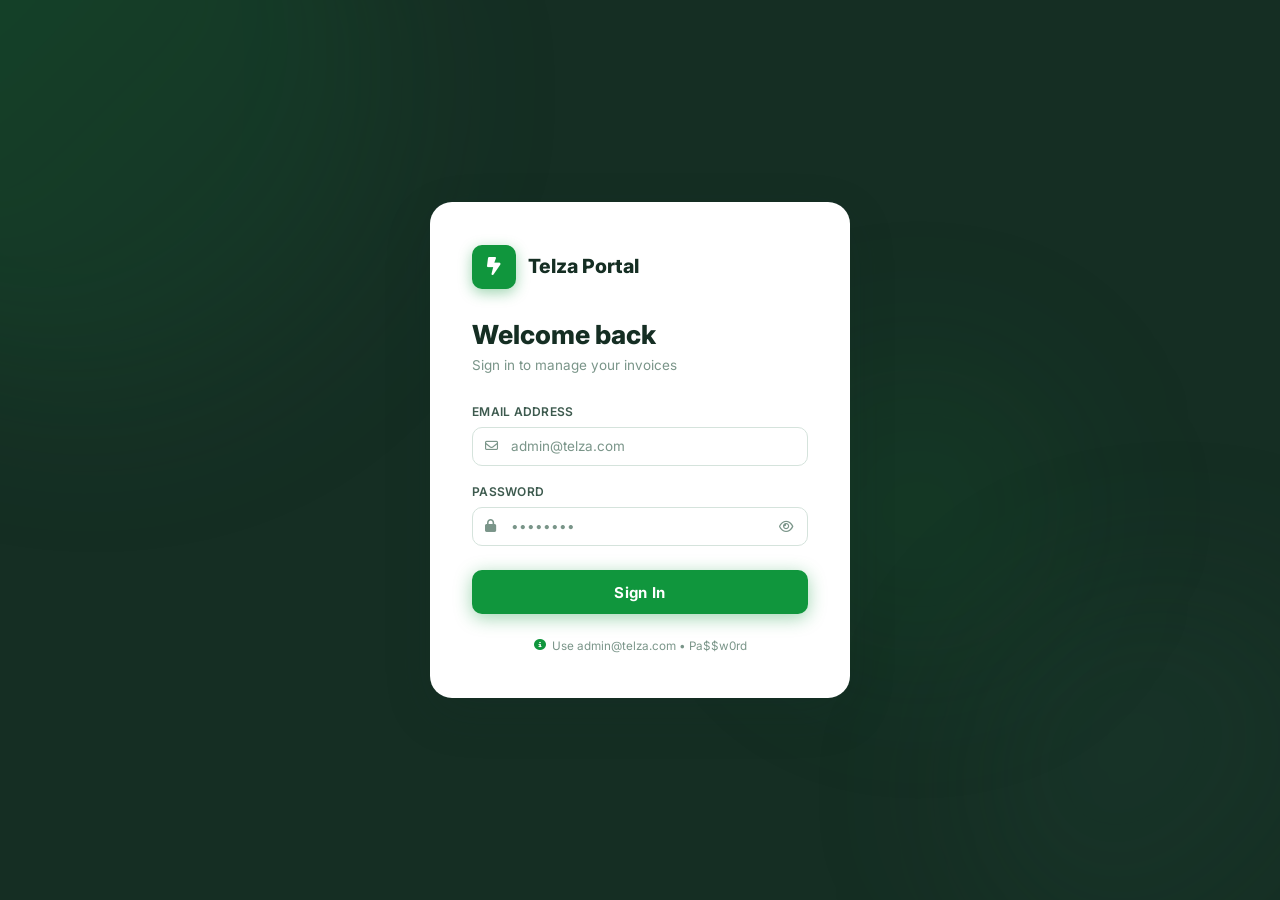
<file: frontend/index.html>
<!DOCTYPE html>
<html lang="en">

<head>
    <meta charset="UTF-8">
    <meta name="viewport" content="width=device-width, initial-scale=1.0">
    <meta name="description" content="Telza Invoice Portal – Modern Invoice Management System">
    <title>Telza Portal | Invoice Management</title>
    <link rel="preconnect" href="https://fonts.googleapis.com">
    <link rel="preconnect" href="https://fonts.gstatic.com" crossorigin>
    <link href="https://fonts.googleapis.com/css2?family=Inter:wght@300;400;500;600;700;800&display=swap"
        rel="stylesheet">
    <link rel="stylesheet" href="https://cdnjs.cloudflare.com/ajax/libs/font-awesome/6.5.0/css/all.min.css">
    <link rel="stylesheet" href="css/style.css">
</head>

<body>

    <!-- ══════════════════════════════════════════
     AUTH PAGE
══════════════════════════════════════════ -->
    <div id="auth-screen" class="auth-screen">
        <div class="auth-bg-art">
            <div class="art-circle c1"></div>
            <div class="art-circle c2"></div>
            <div class="art-circle c3"></div>
        </div>
        <div class="auth-card">
            <div class="auth-brand">
                <div class="auth-logo-icon">
                    <i class="fa-solid fa-bolt-lightning"></i>
                </div>
                <h2>Telza Portal</h2>
            </div>
            <div class="auth-header">
                <h1>Welcome back</h1>
                <p>Sign in to manage your invoices</p>
            </div>

            <div id="auth-alert" class="auth-alert hidden">
                <i class="fa-solid fa-triangle-exclamation"></i>
                <span id="auth-alert-text">Invalid email or password</span>
            </div>

            <form id="login-form" class="auth-form" autocomplete="off">
                <div class="field-group">
                    <label for="login-email" class="field-label">Email Address</label>
                    <div class="field-wrap">
                        <i class="fa-regular fa-envelope field-icon"></i>
                        <input type="email" id="login-email" class="field-input" placeholder="admin@telza.com" required
                            autocomplete="username">
                    </div>
                </div>
                <div class="field-group">
                    <label for="login-password" class="field-label">Password</label>
                    <div class="field-wrap">
                        <i class="fa-solid fa-lock field-icon"></i>
                        <input type="password" id="login-password" class="field-input" placeholder="••••••••" required
                            autocomplete="current-password">
                        <button type="button" class="field-eye" id="toggle-password" tabindex="-1">
                            <i class="fa-regular fa-eye"></i>
                        </button>
                    </div>
                </div>
                <button type="submit" class="btn-auth" id="btn-login">
                    <span class="btn-label">Sign In</span>
                    <i class="fa-solid fa-spinner fa-spin btn-spinner hidden"></i>
                </button>
            </form>

            <p class="auth-hint"><i class="fa-solid fa-circle-info"></i> Use admin@telza.com • Pa$$w0rd</p>
        </div>
    </div>

    <!-- ══════════════════════════════════════════
     MAIN APP SHELL
══════════════════════════════════════════ -->
    <div id="app-shell" class="app-shell hidden">

        <!-- SIDEBAR -->
        <aside class="sidebar" id="sidebar">
            <div class="sidebar-brand">
                <div class="brand-icon"><i class="fa-solid fa-bolt-lightning"></i></div>
                <span class="brand-name">Telza</span>
                <button class="sidebar-close-btn" id="sidebar-close"><i class="fa-solid fa-xmark"></i></button>
            </div>

            <div class="sidebar-section-label">Overview</div>
            <nav class="sidebar-nav">
                <a href="#" class="nav-item active" data-page="dashboard">
                    <span class="nav-icon"><i class="fa-solid fa-chart-pie"></i></span>
                    <span class="nav-text">Dashboard</span>
                    <span class="nav-indicator"></span>
                </a>
            </nav>

            <div class="sidebar-section-label">Manage</div>
            <nav class="sidebar-nav">
                <a href="#" class="nav-item" data-page="customers">
                    <span class="nav-icon"><i class="fa-solid fa-users"></i></span>
                    <span class="nav-text">Customers</span>
                </a>
                <a href="#" class="nav-item" data-page="kyc-applications">
                    <span class="nav-icon"><i class="fa-solid fa-id-card-clip"></i></span>
                    <span class="nav-text">KYC Applications</span>
                    <span class="nav-badge" id="badge-kyc">0</span>
                </a>
                <a href="#" class="nav-item" data-page="invoices">
                    <span class="nav-icon"><i class="fa-solid fa-file-invoice-dollar"></i></span>
                    <span class="nav-text">Invoices</span>
                    <span class="nav-badge" id="badge-invoices">0</span>
                </a>
            </nav>

            <div class="sidebar-section-label">Actions</div>
            <nav class="sidebar-nav">
                <a href="#" class="nav-item" data-page="create-invoice">
                    <span class="nav-icon"><i class="fa-solid fa-plus-circle"></i></span>
                    <span class="nav-text">Create Invoice</span>
                </a>
            </nav>

            <div class="sidebar-footer">
                <div class="sidebar-user">
                    <div class="su-avatar" id="sb-avatar">A</div>
                    <div class="su-info">
                        <span class="su-name" id="sb-username">Admin</span>
                        <span class="su-role">Administrator</span>
                    </div>
                    <button class="su-logout" id="btn-logout" title="Sign Out">
                        <i class="fa-solid fa-arrow-right-from-bracket"></i>
                    </button>
                </div>
            </div>
        </aside>

        <!-- OVERLAY for mobile -->
        <div class="sidebar-overlay" id="sidebar-overlay"></div>

        <!-- MAIN AREA -->
        <div class="main-area">
            <!-- TOP BAR -->
            <header class="topbar">
                <div class="topbar-left">
                    <button class="topbar-hamburger" id="sidebar-open">
                        <i class="fa-solid fa-bars"></i>
                    </button>
                    <div class="topbar-breadcrumb">
                        <span id="page-heading">Dashboard</span>
                    </div>
                </div>
                <div class="topbar-right">
                    <div class="topbar-search">
                        <i class="fa-solid fa-magnifying-glass"></i>
                        <input type="text" placeholder="Quick search…" id="global-search">
                    </div>
                    <div class="topbar-avatar" id="tb-avatar">A</div>
                </div>
            </header>

            <!-- PAGE CONTAINER -->
            <main class="page-body">
                <!-- TOAST CONTAINER -->
                <div id="toast-stack" class="toast-stack"></div>

                <!-- ─── DASHBOARD ─── -->
                <section id="page-dashboard" class="page-section active">
                    <div class="page-title-row">
                        <div>
                            <h1 class="page-title">Dashboard</h1>
                            <p class="page-subtitle" id="greeting-msg">Good morning, Admin!</p>
                        </div>
                        <button class="btn btn-primary" onclick="app.navigate('create-invoice')">
                            <i class="fa-solid fa-plus"></i> New Invoice
                        </button>
                    </div>

                    <!-- KPI CARDS -->
                    <div class="kpi-grid">
                        <div class="kpi-card">
                            <div class="kpi-icon kpi-green"><i class="fa-solid fa-users"></i></div>
                            <div class="kpi-body">
                                <span class="kpi-label">Total Customers</span>
                                <span class="kpi-value" id="kpi-customers">—</span>
                            </div>
                            <div class="kpi-trend up"><i class="fa-solid fa-arrow-trend-up"></i></div>
                        </div>
                        <div class="kpi-card">
                            <div class="kpi-icon kpi-purple"><i class="fa-solid fa-id-card-clip"></i></div>
                            <div class="kpi-body">
                                <span class="kpi-label">KYC Applications</span>
                                <span class="kpi-value" id="kpi-kyc">—</span>
                            </div>
                            <div class="kpi-trend up"><i class="fa-solid fa-arrow-trend-up"></i></div>
                        </div>
                        <div class="kpi-card">
                            <div class="kpi-icon kpi-emerald"><i class="fa-solid fa-file-invoice-dollar"></i></div>
                            <div class="kpi-body">
                                <span class="kpi-label">Total Invoices</span>
                                <span class="kpi-value" id="kpi-invoices">—</span>
                            </div>
                            <div class="kpi-trend up"><i class="fa-solid fa-arrow-trend-up"></i></div>
                        </div>
                        <div class="kpi-card">
                            <div class="kpi-icon kpi-teal"><i class="fa-solid fa-dollar-sign"></i></div>
                            <div class="kpi-body">
                                <span class="kpi-label">Total Revenue</span>
                                <span class="kpi-value" id="kpi-revenue">—</span>
                            </div>
                            <div class="kpi-trend up"><i class="fa-solid fa-arrow-trend-up"></i></div>
                        </div>
                        <div class="kpi-card">
                            <div class="kpi-icon kpi-amber"><i class="fa-solid fa-hourglass-half"></i></div>
                            <div class="kpi-body">
                                <span class="kpi-label">Pending</span>
                                <span class="kpi-value" id="kpi-pending">—</span>
                            </div>
                            <div class="kpi-trend neutral"><i class="fa-solid fa-minus"></i></div>
                        </div>
                    </div>

                    <!-- RECENT TABLE -->
                    <div class="panel mt-6">
                        <div class="panel-head">
                            <h3>Recent Invoices</h3>
                            <button class="btn btn-ghost" onclick="app.navigate('invoices')">View all <i
                                    class="fa-solid fa-arrow-right"></i></button>
                        </div>
                        <div class="table-wrap">
                            <table class="data-table" id="dash-inv-table">
                                <thead>
                                    <tr>
                                        <th>Invoice #</th>
                                        <th>Customer</th>
                                        <th>Date</th>
                                        <th>Total</th>
                                        <th>Status</th>
                                        <th></th>
                                    </tr>
                                </thead>
                                <tbody id="dash-inv-body">
                                    <tr>
                                        <td colspan="6" class="empty-row">
                                            <div class="empty-state"><i class="fa-solid fa-circle-notch fa-spin"></i>
                                                Loading…</div>
                                        </td>
                                    </tr>
                                </tbody>
                            </table>
                        </div>
                    </div>
                </section>

                <!-- ─── CUSTOMERS ─── -->
                <section id="page-customers" class="page-section">
                    <div class="page-title-row">
                        <div>
                            <h1 class="page-title">Customers</h1>
                            <p class="page-subtitle">Manage your client directory</p>
                        </div>
                        <button class="btn btn-primary" onclick="app.openModal('modal-add-customer')">
                            <i class="fa-solid fa-plus"></i> Add Customer
                        </button>
                    </div>

                    <div class="panel">
                        <div class="panel-toolbar">
                            <div class="search-field">
                                <i class="fa-solid fa-magnifying-glass"></i>
                                <input type="text" id="search-customers" placeholder="Search by name, email…">
                            </div>
                        </div>
                        <div class="table-wrap">
                            <table class="data-table">
                                <thead>
                                    <tr>
                                        <th>Name</th>
                                        <th>Company</th>
                                        <th>Email</th>
                                        <th>Phone</th>
                                        <th>Address</th>
                                        <th></th>
                                    </tr>
                                </thead>
                                <tbody id="customers-body">
                                    <tr>
                                        <td colspan="6" class="empty-row">
                                            <div class="empty-state"><i class="fa-solid fa-circle-notch fa-spin"></i>
                                                Loading…</div>
                                        </td>
                                    </tr>
                                </tbody>
                            </table>
                        </div>
                    </div>
                </section>

                <!-- ─── KYC APPLICATIONS ─── -->
                <section id="page-kyc-applications" class="page-section">
                    <div class="page-title-row">
                        <div>
                            <h1 class="page-title">KYC Applications</h1>
                            <p class="page-subtitle">Review submitted onboarding applications</p>
                        </div>
                    </div>

                    <div class="panel">
                        <div class="panel-toolbar">
                            <div class="search-field">
                                <i class="fa-solid fa-magnifying-glass"></i>
                                <input type="text" id="search-kyc"
                                    placeholder="Search company, contact, email, FEIN, phone, user ID…">
                            </div>
                            <div class="filter-pills">
                                <button class="pill active" data-kycfilter="all">All</button>
                                <button class="pill" data-kycfilter="Pending">Pending</button>
                                <button class="pill" data-kycfilter="Under Review">Under Review</button>
                                <button class="pill" data-kycfilter="Approved">Approved</button>
                                <button class="pill" data-kycfilter="Rejected">Rejected</button>
                            </div>
                        </div>
                        <div class="table-wrap">
                            <table class="data-table">
                                <thead>
                                    <tr>
                                        <th>Company</th>
                                        <th>Contact</th>
                                        <th>Phone</th>
                                        <th>Email</th>
                                        <th>Country</th>
                                        <th>Business Line</th>
                                        <th>Submitted</th>
                                        <th>Status</th>
                                        <th></th>
                                    </tr>
                                </thead>
                                <tbody id="kyc-body">
                                    <tr>
                                        <td colspan="9" class="empty-row">
                                            <div class="empty-state"><i class="fa-solid fa-circle-notch fa-spin"></i>
                                                Loading…</div>
                                        </td>
                                    </tr>
                                </tbody>
                            </table>
                        </div>
                    </div>
                </section>

                <!-- ─── INVOICES ─── -->
                <section id="page-invoices" class="page-section">
                    <div class="page-title-row">
                        <div>
                            <h1 class="page-title">Invoices</h1>
                            <p class="page-subtitle">Track and manage all invoices</p>
                        </div>
                        <button class="btn btn-primary" onclick="app.navigate('create-invoice')">
                            <i class="fa-solid fa-plus"></i> New Invoice
                        </button>
                    </div>

                    <div class="panel">
                        <div class="panel-toolbar">
                            <div class="search-field">
                                <i class="fa-solid fa-magnifying-glass"></i>
                                <input type="text" id="search-invoices" placeholder="Search invoices…">
                            </div>
                            <div class="filter-pills">
                                <button class="pill active" data-filter="all">All</button>
                                <button class="pill" data-filter="draft">Draft</button>
                                <button class="pill" data-filter="pending">Pending</button>
                                <button class="pill" data-filter="paid">Paid</button>
                            </div>
                        </div>
                        <div class="table-wrap">
                            <table class="data-table">
                                <thead>
                                    <tr>
                                        <th>Invoice #</th>
                                        <th>Customer</th>
                                        <th>Date</th>
                                        <th>Subtotal</th>
                                        <th>Tax</th>
                                        <th>Total</th>
                                        <th>Status</th>
                                        <th></th>
                                    </tr>
                                </thead>
                                <tbody id="invoices-body">
                                    <tr>
                                        <td colspan="8" class="empty-row">
                                            <div class="empty-state"><i class="fa-solid fa-circle-notch fa-spin"></i>
                                                Loading…</div>
                                        </td>
                                    </tr>
                                </tbody>
                            </table>
                        </div>
                    </div>
                </section>

                <!-- ─── CREATE INVOICE ─── -->
                <section id="page-create-invoice" class="page-section">
                    <div class="page-title-row">
                        <div>
                            <h1 class="page-title">Create Invoice</h1>
                            <p class="page-subtitle">Fill in the details to generate a new invoice</p>
                        </div>
                    </div>

                    <form id="create-invoice-form">
                        <div class="inv-layout">

                            <!-- LEFT COLUMN -->
                            <div class="inv-main">
                                <!-- Client & Date -->
                                <div class="panel inv-panel">
                                    <div class="panel-head">
                                        <h3><i class="fa-solid fa-user-tie"></i> Client & Date</h3>
                                    </div>
                                    <div class="panel-body">
                                        <div class="form-row-2">
                                            <div class="field-group">
                                                <label class="field-label">Select Customer <span
                                                        class="req">*</span></label>
                                                <div class="select-wrap">
                                                    <select id="inv-customer" class="field-input field-select" required>
                                                        <option value="">— Choose a customer —</option>
                                                    </select>
                                                    <i class="fa-solid fa-chevron-down select-arrow"></i>
                                                </div>
                                            </div>
                                            <div class="field-group">
                                                <label class="field-label">Invoice Date <span
                                                        class="req">*</span></label>
                                                <div class="field-wrap">
                                                    <i class="fa-regular fa-calendar field-icon"></i>
                                                    <input type="date" id="inv-date" class="field-input" required>
                                                </div>
                                            </div>
                                        </div>

                                        <!-- Customer Info Card (auto-filled) -->
                                        <div id="customer-info-card" class="customer-info-card hidden">
                                            <div class="cic-header">
                                                <div class="cic-avatar" id="cic-avatar">?</div>
                                                <div class="cic-meta">
                                                    <div class="cic-name" id="cic-name">—</div>
                                                    <div class="cic-company" id="cic-company">—</div>
                                                </div>
                                            </div>
                                            <div class="cic-details">
                                                <div class="cic-row">
                                                    <i class="fa-regular fa-envelope"></i>
                                                    <span id="cic-email">—</span>
                                                </div>
                                                <div class="cic-row">
                                                    <i class="fa-solid fa-phone"></i>
                                                    <span id="cic-phone">—</span>
                                                </div>
                                                <div class="cic-row">
                                                    <i class="fa-solid fa-location-dot"></i>
                                                    <span id="cic-address">—</span>
                                                </div>
                                            </div>
                                        </div>
                                    </div>
                                </div>

                                <!-- Line Items -->
                                <div class="panel inv-panel">
                                    <div class="panel-head">
                                        <h3><i class="fa-solid fa-list-check"></i> Line Items</h3>
                                        <button type="button" class="btn btn-ghost-green" id="btn-add-item">
                                            <i class="fa-solid fa-plus"></i> Add Item
                                        </button>
                                    </div>
                                    <div class="panel-body p-0">
                                        <div class="items-table-wrap">
                                            <table class="items-table">
                                                <thead>
                                                    <tr>
                                                        <th class="col-desc">Description</th>
                                                        <th class="col-qty">Qty</th>
                                                        <th class="col-price">Unit Price</th>
                                                        <th class="col-total">Total</th>
                                                        <th class="col-del"></th>
                                                    </tr>
                                                </thead>
                                                <tbody id="line-items-body"></tbody>
                                            </table>
                                        </div>
                                        <div class="items-empty hidden" id="items-empty">
                                            <i class="fa-solid fa-box-open"></i>
                                            <span>No items added yet. Click <strong>Add Item</strong> to start.</span>
                                        </div>
                                    </div>
                                </div>
                            </div>

                            <!-- RIGHT COLUMN -->
                            <div class="inv-sidebar">
                                <!-- Summary -->
                                <div class="panel inv-panel inv-summary-panel">
                                    <div class="panel-head">
                                        <h3><i class="fa-solid fa-calculator"></i> Summary</h3>
                                    </div>
                                    <div class="panel-body">
                                        <div class="summary-row">
                                            <span>Subtotal</span>
                                            <span id="sum-subtotal">$0.00</span>
                                        </div>
                                        <div class="summary-row">
                                            <label class="summary-label" for="inv-tax-rate">Tax Rate (%)</label>
                                            <div class="summary-input-wrap">
                                                <input type="number" id="inv-tax-rate" class="summary-input" value="0"
                                                    min="0" max="100" step="0.5" placeholder="0">
                                                <span class="summary-input-suffix">%</span>
                                            </div>
                                        </div>
                                        <div class="summary-row">
                                            <span>Tax Amount</span>
                                            <span id="sum-tax">$0.00</span>
                                        </div>
                                        <div class="summary-divider"></div>
                                        <div class="summary-row summary-total">
                                            <span>Total</span>
                                            <span id="sum-total">$0.00</span>
                                        </div>
                                    </div>
                                </div>

                                <!-- Status -->
                                <div class="panel inv-panel">
                                    <div class="panel-head">
                                        <h3><i class="fa-solid fa-tag"></i> Status</h3>
                                    </div>
                                    <div class="panel-body">
                                        <div class="select-wrap">
                                            <select id="inv-status" class="field-input field-select">
                                                <option value="Draft">Draft</option>
                                                <option value="Pending">Pending</option>
                                                <option value="Paid">Paid</option>
                                            </select>
                                            <i class="fa-solid fa-chevron-down select-arrow"></i>
                                        </div>
                                    </div>
                                </div>

                                <!-- Billing Info (auto-filled from customer) -->
                                <div class="panel inv-panel" id="billing-info-panel">
                                    <div class="panel-head">
                                        <h3><i class="fa-solid fa-building-columns"></i> Billing Info</h3>
                                    </div>
                                    <div class="panel-body">
                                        <div class="field-group">
                                            <label class="field-label">Payment Method</label>
                                            <div class="field-wrap">
                                                <i class="fa-solid fa-credit-card field-icon"></i>
                                                <input type="text" id="inv-payment-method" class="field-input"
                                                    placeholder="e.g. Bank Transfer">
                                            </div>
                                        </div>
                                        <div class="field-group">
                                            <label class="field-label">Bank Name</label>
                                            <div class="field-wrap">
                                                <i class="fa-solid fa-building-columns field-icon"></i>
                                                <input type="text" id="inv-bank-name" class="field-input"
                                                    placeholder="e.g. Chase Bank">
                                            </div>
                                        </div>
                                        <div class="field-group">
                                            <label class="field-label">Bank Address</label>
                                            <div class="field-wrap">
                                                <i class="fa-solid fa-location-dot field-icon"></i>
                                                <input type="text" id="inv-bank-address" class="field-input"
                                                    placeholder="Bank branch / address">
                                            </div>
                                        </div>
                                        <div class="field-group">
                                            <label class="field-label">Bank Contact Name</label>
                                            <div class="field-wrap">
                                                <i class="fa-solid fa-user field-icon"></i>
                                                <input type="text" id="inv-account-name" class="field-input"
                                                    placeholder="Contact / account holder name">
                                            </div>
                                        </div>
                                        <div class="field-group">
                                            <label class="field-label">Bank Contact Phone</label>
                                            <div class="field-wrap">
                                                <i class="fa-solid fa-phone field-icon"></i>
                                                <input type="text" id="inv-contact-phone" class="field-input"
                                                    placeholder="Contact phone">
                                            </div>
                                        </div>
                                        <div class="field-group">
                                            <label class="field-label">Bank Contact Email</label>
                                            <div class="field-wrap">
                                                <i class="fa-regular fa-envelope field-icon"></i>
                                                <input type="email" id="inv-contact-email" class="field-input"
                                                    placeholder="Contact email">
                                            </div>
                                        </div>
                                        <div class="field-group">
                                            <label class="field-label">Contact Fax</label>
                                            <div class="field-wrap">
                                                <i class="fa-solid fa-fax field-icon"></i>
                                                <input type="text" id="inv-contact-fax" class="field-input"
                                                    placeholder="Fax (optional)">
                                            </div>
                                        </div>
                                        <div class="field-group">
                                            <label class="field-label">Account Number</label>
                                            <div class="field-wrap">
                                                <i class="fa-solid fa-hashtag field-icon"></i>
                                                <input type="text" id="inv-account-number" class="field-input"
                                                    placeholder="Account number">
                                            </div>
                                        </div>
                                        <div class="field-group">
                                            <label class="field-label">Notes</label>
                                            <textarea id="inv-notes" class="field-input field-textarea" rows="2"
                                                placeholder="Additional notes…"></textarea>
                                        </div>
                                    </div>
                                </div>

                                <!-- Actions -->
                                <div class="inv-actions">
                                    <button type="button" class="btn btn-outline w-full" id="btn-preview-invoice">
                                        <i class="fa-regular fa-eye"></i> Preview
                                    </button>
                                    <button type="submit" class="btn btn-primary w-full" id="btn-save-invoice">
                                        <i class="fa-solid fa-floppy-disk"></i>
                                        <span class="btn-label">Save Invoice</span>
                                        <i class="fa-solid fa-spinner fa-spin btn-spinner hidden"></i>
                                    </button>
                                </div>
                            </div>
                        </div>
                    </form>
                </section>

            </main>
        </div>
    </div>

    <!-- ══════════════════════════════════════════
     MODALS
══════════════════════════════════════════ -->

    <!-- Add Customer Modal -->
    <div class="modal-backdrop" id="modal-add-customer">
        <div class="modal-box">
            <div class="modal-head">
                <div class="modal-title-group">
                    <div class="modal-icon-badge"><i class="fa-solid fa-user-plus"></i></div>
                    <h3>Add Customer</h3>
                </div>
                <button class="modal-close" data-modal="modal-add-customer"><i class="fa-solid fa-xmark"></i></button>
            </div>
            <form id="form-add-customer">
                <div class="modal-body">
                    <div class="field-group">
                        <label class="field-label">Full Name <span class="req">*</span></label>
                        <div class="field-wrap">
                            <i class="fa-solid fa-user field-icon"></i>
                            <input type="text" id="cust-name" class="field-input" placeholder="John Smith" required>
                        </div>
                    </div>
                    <div class="form-row-2">
                        <div class="field-group">
                            <label class="field-label">Email</label>
                            <div class="field-wrap">
                                <i class="fa-regular fa-envelope field-icon"></i>
                                <input type="email" id="cust-email" class="field-input" placeholder="john@company.com">
                            </div>
                        </div>
                        <div class="field-group">
                            <label class="field-label">Phone</label>
                            <div class="field-wrap">
                                <i class="fa-solid fa-phone field-icon"></i>
                                <input type="text" id="cust-phone" class="field-input" placeholder="+1 555 000 0000">
                            </div>
                        </div>
                    </div>
                    <div class="field-group">
                        <label class="field-label">Company</label>
                        <div class="field-wrap">
                            <i class="fa-solid fa-building field-icon"></i>
                            <input type="text" id="cust-company" class="field-input" placeholder="Company Inc.">
                        </div>
                    </div>
                    <div class="field-group">
                        <label class="field-label">Address</label>
                        <textarea id="cust-address" class="field-input field-textarea"
                            placeholder="123 Main St, City, Country" rows="2"></textarea>
                    </div>
                </div>
                <div class="modal-foot">
                    <button type="button" class="btn btn-ghost" data-modal="modal-add-customer">Cancel</button>
                    <button type="submit" class="btn btn-primary" id="btn-save-customer">
                        <span class="btn-label">Save Customer</span>
                        <i class="fa-solid fa-spinner fa-spin btn-spinner hidden"></i>
                    </button>
                </div>
            </form>
        </div>
    </div>

    <!-- KYC Detail Modal -->
    <div class="modal-backdrop" id="modal-kyc-detail">
        <div class="modal-box modal-xl">
            <div class="modal-head">
                <div class="modal-title-group">
                    <div class="modal-icon-badge"><i class="fa-solid fa-id-card-clip"></i></div>
                    <h3>KYC Application Details</h3>
                </div>
                <button class="modal-close" data-modal="modal-kyc-detail"><i class="fa-solid fa-xmark"></i></button>
            </div>
            <div class="kyc-detail-toolbar">
                <i class="fa-solid fa-magnifying-glass"></i>
                <input type="search" id="kyc-detail-search" class="kyc-detail-search"
                    placeholder="Search inside this application (all sections)…" autocomplete="off">
            </div>
            <div class="modal-body" id="kyc-detail-body">
                <!-- Filled by JS -->
            </div>
            <div class="modal-foot">
                <button type="button" class="btn btn-ghost" data-modal="modal-kyc-detail">Close</button>
                <button type="button" class="btn btn-primary" id="btn-create-invoice-from-kyc">
                    <i class="fa-solid fa-file-invoice-dollar"></i> Create Invoice
                </button>
            </div>
        </div>
    </div>

    <!-- Invoice Preview Modal -->
    <div class="modal-backdrop" id="modal-preview-invoice">
        <div class="modal-box modal-xl">
            <div class="modal-head">
                <div class="modal-title-group">
                    <div class="modal-icon-badge"><i class="fa-solid fa-eye"></i></div>
                    <h3>Invoice Preview</h3>
                </div>
                <button class="modal-close" data-modal="modal-preview-invoice"><i
                        class="fa-solid fa-xmark"></i></button>
            </div>
            <div class="modal-body p-0" id="invoice-print-area">
                <!-- Filled by JS -->
            </div>
            <div class="modal-foot print-hide">
                <button type="button" class="btn btn-ghost" data-modal="modal-preview-invoice">Close</button>
                <button type="button" class="btn btn-outline" id="btn-print-invoice">
                    <i class="fa-solid fa-print"></i> Print
                </button>
            </div>
        </div>
    </div>

    <!-- KYC status (admin) -->
    <div class="modal-backdrop" id="modal-kyc-status">
        <div class="modal-box modal-sm">
            <div class="modal-head">
                <div class="modal-title-group">
                    <div class="modal-icon-badge"><i class="fa-solid fa-flag"></i></div>
                    <h3>Update KYC status</h3>
                </div>
                <button class="modal-close" data-modal="modal-kyc-status"><i class="fa-solid fa-xmark"></i></button>
            </div>
            <div class="modal-body">
                <p class="kyc-status-hint" style="font-size:.85rem;color:var(--c-text-muted);margin-bottom:.75rem;">
                    Application <code id="kyc-status-application-id" style="font-size:.8rem;"></code>
                </p>
                <label class="form-label" for="kyc-status-select">Status</label>
                <select id="kyc-status-select" class="form-select"
                    style="width:100%;height:2.75rem;border-radius:var(--radius);border:1.5px solid var(--c-border);padding:0 .75rem;font:inherit;">
                    <option value="1">Pending</option>
                    <option value="2">Under Review</option>
                    <option value="3">Approved</option>
                    <option value="4">Rejected</option>
                </select>
            </div>
            <div class="modal-foot">
                <button type="button" class="btn btn-ghost" data-modal="modal-kyc-status">Cancel</button>
                <button type="button" class="btn btn-primary" id="btn-kyc-status-save"><i class="fa-solid fa-check"></i>
                    Save</button>
            </div>
        </div>
    </div>

    <!-- Delete Confirm Modal -->
    <div class="modal-backdrop" id="modal-confirm-delete">
        <div class="modal-box modal-sm">
            <div class="modal-head">
                <div class="modal-title-group">
                    <div class="modal-icon-badge danger"><i class="fa-solid fa-triangle-exclamation"></i></div>
                    <h3>Confirm Delete</h3>
                </div>
                <button class="modal-close" data-modal="modal-confirm-delete"><i class="fa-solid fa-xmark"></i></button>
            </div>
            <div class="modal-body">
                <p id="confirm-delete-text">Are you sure you want to delete this item? This action cannot be undone.</p>
            </div>
            <div class="modal-foot">
                <button type="button" class="btn btn-ghost" data-modal="modal-confirm-delete">Cancel</button>
                <button type="button" class="btn btn-danger" id="btn-confirm-delete">Delete</button>
            </div>
        </div>
    </div>

    <script src="js/app.js"></script>
</body>

</html>
</file>
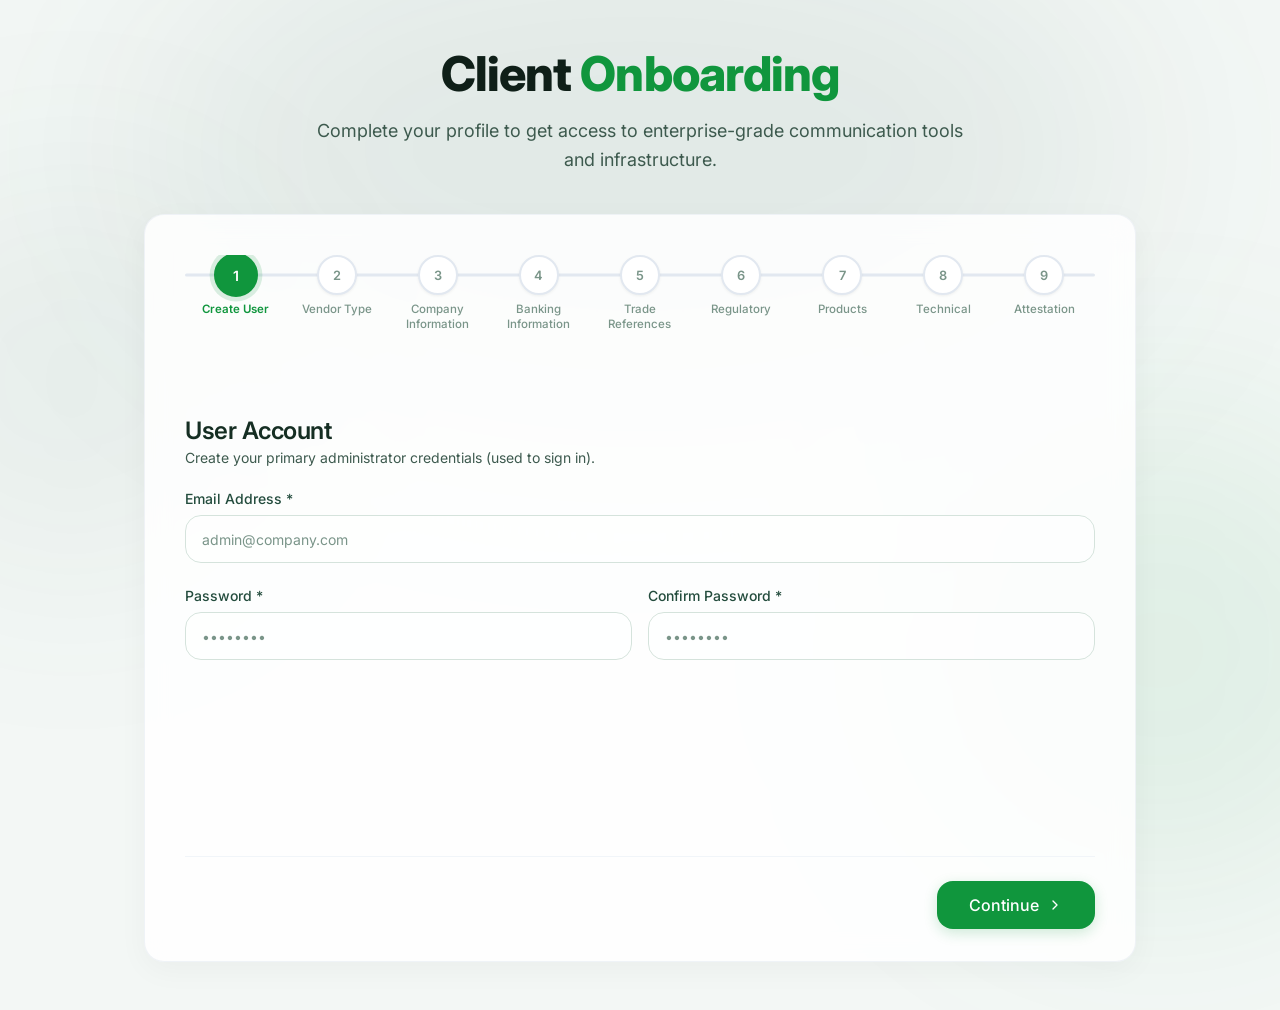
<file: frontend/KYC Front-end HTML/index.html>
<!DOCTYPE html>
<html lang="en">

<head>
    <meta charset="UTF-8" />
    <meta name="viewport" content="width=device-width, initial-scale=1.0" />
    <title>Client Onboarding | KYC Portal</title>
    <meta name="description"
        content="Complete your KYC profile to get access to enterprise-grade communication tools and infrastructure." />
    <link rel="preconnect" href="https://fonts.googleapis.com" />
    <link rel="preconnect" href="https://fonts.gstatic.com" crossorigin />
    <link href="https://fonts.googleapis.com/css2?family=Inter:wght@400;500;600;700;800&display=swap"
        rel="stylesheet" />
    <link rel="stylesheet" href="style.css" />
</head>

<body>

    <!-- Decorative background blobs -->
    <div class="blob blob-top"></div>
    <div class="blob blob-bottom-right"></div>
    <div class="blob blob-left"></div>

    <!-- Page Wrapper -->
    <div class="page-wrapper">

        <!-- Header -->
        <div class="page-header">
            <h1 class="page-title">Client <span class="accent">Onboarding</span></h1>
            <p class="page-subtitle">Complete your profile to get access to enterprise-grade communication tools and
                infrastructure.</p>
        </div>

        <!-- KYC Card -->
        <div class="glass-card kyc-card">

            <!-- Progress Bar -->
            <div class="progress-bar-container" id="progressBar">
                <!-- Steps rendered by JS -->
            </div>

            <!-- Step Content -->
            <div class="step-wrapper" id="stepWrapper">
                <!-- Steps rendered by JS -->
            </div>

            <!-- Navigation Buttons -->
            <div class="nav-buttons">
                <button class="btn btn-outline" id="btnBack">
                    <svg xmlns="http://www.w3.org/2000/svg" width="16" height="16" viewBox="0 0 24 24" fill="none"
                        stroke="currentColor" stroke-width="2" stroke-linecap="round" stroke-linejoin="round">
                        <polyline points="15 18 9 12 15 6"></polyline>
                    </svg>
                    Back
                </button>
                <button class="btn btn-primary" id="btnNext">
                    Continue
                    <svg xmlns="http://www.w3.org/2000/svg" width="16" height="16" viewBox="0 0 24 24" fill="none"
                        stroke="currentColor" stroke-width="2" stroke-linecap="round" stroke-linejoin="round">
                        <polyline points="9 18 15 12 9 6"></polyline>
                    </svg>
                </button>
            </div>

        </div><!-- /kyc-card -->

    </div><!-- /page-wrapper -->

    <script src="app.js"></script>
</body>

</html>
</file>
<file: frontend/css/style.css>
/* =================================================================
   TELZA PORTAL — PREMIUM UI
   Color System:
     Primary Dark  : #152E23
     Primary       : #234C3D
     Accent        : #10963D
     Light Accent  : #e8f5ec
     Surface       : #ffffff
     Background    : #f4f6f5
================================================================= */
:root {
    --c-dark: #152E23;
    --c-primary: #234C3D;
    --c-accent: #10963D;
    --c-accent-h: #0e7e33;
    --c-accent-lx: #e8f5ec;
    --c-accent-l: #d1edda;

    --c-surface: #ffffff;
    --c-bg: #f3f7f5;
    --c-bg-2: #eaf0ec;

    --c-text: #0f1f18;
    --c-text-2: #3d5a4e;
    --c-text-muted: #7a9589;
    --c-border: #d5e3dc;
    --c-border-focus: #10963D;

    --c-amber: #f59e0b;
    --c-amber-l: #fef3c7;
    --c-red: #e73232;
    --c-red-l: #fee2e2;
    --c-blue: #3b82f6;
    --c-blue-l: #dbeafe;

    --radius-sm: 6px;
    --radius: 10px;
    --radius-lg: 16px;
    --radius-xl: 22px;
    --radius-full: 9999px;

    --shadow-xs: 0 1px 3px rgba(21, 46, 35, .07);
    --shadow-sm: 0 2px 8px rgba(21, 46, 35, .09);
    --shadow-md: 0 6px 24px rgba(21, 46, 35, .12);
    --shadow-lg: 0 16px 48px rgba(21, 46, 35, .16);
    --shadow-card: 0 4px 16px rgba(21, 46, 35, .08);

    --sidebar-w: 260px;
    --topbar-h: 68px;
    --font: 'Inter', system-ui, sans-serif;
    --transition: 0.22s cubic-bezier(.4, 0, .2, 1);
}

/* ─── RESET & BASE ─── */
*,
*::before,
*::after {
    box-sizing: border-box;
    margin: 0;
    padding: 0;
}

html {
    font-size: 15px;
    scroll-behavior: smooth;
}

body {
    font-family: var(--font);
    background: var(--c-bg);
    color: var(--c-text);
    line-height: 1.6;
    -webkit-font-smoothing: antialiased;
    min-height: 100vh;
}

a {
    text-decoration: none;
    color: inherit;
}

button {
    cursor: pointer;
    font-family: var(--font);
}

input,
select,
textarea {
    font-family: var(--font);
}

img {
    display: block;
    max-width: 100%;
}

/* ─── UTILITIES ─── */
.hidden {
    display: none !important;
}

.w-full {
    width: 100%;
}

.mt-6 {
    margin-top: 1.5rem;
}

.p-0 {
    padding: 0 !important;
}

.text-muted {
    color: var(--c-text-muted);
}

.text-danger {
    color: var(--c-red);
}

/* ─── SCROLLBAR ─── */
::-webkit-scrollbar {
    width: 6px;
    height: 6px;
}

::-webkit-scrollbar-track {
    background: transparent;
}

::-webkit-scrollbar-thumb {
    background: var(--c-border);
    border-radius: 99px;
}

::-webkit-scrollbar-thumb:hover {
    background: var(--c-text-muted);
}

/* ═══════════════════════════════════════════
   BUTTONS
═══════════════════════════════════════════ */
.btn {
    display: inline-flex;
    align-items: center;
    justify-content: center;
    gap: .45rem;
    padding: .6rem 1.25rem;
    font-size: .875rem;
    font-weight: 600;
    border: 1.5px solid transparent;
    border-radius: var(--radius);
    transition: all var(--transition);
    white-space: nowrap;
    letter-spacing: .01em;
    position: relative;
    overflow: hidden;
}

.btn::after {
    content: '';
    position: absolute;
    inset: 0;
    background: rgba(255, 255, 255, .12);
    opacity: 0;
    transition: opacity var(--transition);
}

.btn:hover::after {
    opacity: 1;
}

.btn:active {
    transform: translateY(1px);
}

.btn-primary {
    background: var(--c-accent);
    color: #fff;
    box-shadow: 0 2px 12px rgba(16, 150, 61, .35);
}

.btn-primary:hover {
    background: var(--c-accent-h);
    box-shadow: 0 4px 20px rgba(16, 150, 61, .45);
    transform: translateY(-1px);
}

.btn-outline {
    background: transparent;
    border-color: var(--c-accent);
    color: var(--c-accent);
}

.btn-outline:hover {
    background: var(--c-accent-lx);
}

.btn-ghost {
    background: transparent;
    border-color: var(--c-border);
    color: var(--c-text-2);
}

.btn-ghost:hover {
    background: var(--c-bg);
    border-color: var(--c-text-muted);
}

.btn-ghost-green {
    background: var(--c-accent-lx);
    border-color: var(--c-accent-l);
    color: var(--c-accent);
    font-size: .8rem;
    padding: .45rem .9rem;
}

.btn-ghost-green:hover {
    background: var(--c-accent-l);
    border-color: var(--c-accent);
}

.btn-danger {
    background: var(--c-red);
    color: #fff;
    border-color: var(--c-red);
    box-shadow: 0 2px 10px rgba(231, 50, 50, .3);
}

.btn-danger:hover {
    background: #c62828;
    transform: translateY(-1px);
}

.btn-icon {
    padding: .45rem .6rem;
    border-radius: var(--radius-sm);
    font-size: .8rem;
}

.btn-spinner {
    vertical-align: middle;
}

/* ─── FIELDS & INPUTS ─── */
.field-group {
    display: flex;
    flex-direction: column;
    gap: .35rem;
}

.field-label {
    font-size: .8rem;
    font-weight: 600;
    color: var(--c-text-2);
    letter-spacing: .02em;
    text-transform: uppercase;
}

.req {
    color: var(--c-accent);
}

.field-wrap {
    position: relative;
    display: flex;
    align-items: center;
}

.field-icon {
    position: absolute;
    left: .85rem;
    color: var(--c-text-muted);
    font-size: .85rem;
    pointer-events: none;
}

.field-eye {
    position: absolute;
    right: .75rem;
    background: none;
    border: none;
    color: var(--c-text-muted);
    font-size: .85rem;
    padding: .25rem;
    border-radius: 4px;
    transition: color var(--transition);
}

.field-eye:hover {
    color: var(--c-accent);
}

.field-input {
    width: 100%;
    padding: .7rem .9rem .7rem 2.5rem;
    font-size: .9rem;
    color: var(--c-text);
    background: var(--c-surface);
    border: 1.5px solid var(--c-border);
    border-radius: var(--radius);
    transition: all var(--transition);
    outline: none;
    appearance: none;
}

.field-input:focus {
    border-color: var(--c-border-focus);
    box-shadow: 0 0 0 3px rgba(16, 150, 61, .14);
}

.field-input::placeholder {
    color: var(--c-text-muted);
}

.field-input:not(.field-wrap .field-input) {
    padding-left: .9rem;
}

.field-textarea {
    resize: vertical;
    min-height: 70px;
    padding: .7rem .9rem;
    line-height: 1.5;
}

.select-wrap {
    position: relative;
    display: flex;
    align-items: center;
}

.field-select {
    padding-right: 2.2rem;
    cursor: pointer;
}

.select-arrow {
    position: absolute;
    right: .85rem;
    color: var(--c-text-muted);
    font-size: .75rem;
    pointer-events: none;
}

/* Form row helpers */
.form-row-2 {
    display: grid;
    grid-template-columns: 1fr 1fr;
    gap: 1rem;
}

/* ═══════════════════════════════════════════
   AUTH SCREEN
═══════════════════════════════════════════ */
.auth-screen {
    min-height: 100vh;
    display: flex;
    align-items: center;
    justify-content: center;
    background: var(--c-dark);
    position: relative;
    overflow: hidden;
}

.auth-bg-art {
    position: absolute;
    inset: 0;
    pointer-events: none;
}

.art-circle {
    position: absolute;
    border-radius: 50%;
    background: linear-gradient(135deg, rgba(16, 150, 61, .25), rgba(35, 76, 61, .1));
    filter: blur(80px);
}

.art-circle.c1 {
    width: 600px;
    height: 600px;
    top: -200px;
    left: -200px;
}

.art-circle.c2 {
    width: 400px;
    height: 400px;
    bottom: -100px;
    right: -100px;
    background: linear-gradient(135deg, rgba(35, 76, 61, .3), transparent);
}

.art-circle.c3 {
    width: 300px;
    height: 300px;
    top: 40%;
    left: 60%;
    background: rgba(16, 150, 61, .1);
}

.auth-card {
    position: relative;
    z-index: 1;
    width: 420px;
    background: var(--c-surface);
    border-radius: var(--radius-xl);
    padding: 2.75rem;
    box-shadow: var(--shadow-lg);
    border: 1px solid rgba(255, 255, 255, .06);
    animation: auth-pop .45s cubic-bezier(.16, 1, .3, 1) both;
}

@keyframes auth-pop {
    from {
        opacity: 0;
        transform: translateY(24px) scale(.97);
    }

    to {
        opacity: 1;
        transform: none;
    }
}

.auth-brand {
    display: flex;
    align-items: center;
    gap: .75rem;
    margin-bottom: 2rem;
}

.auth-logo-icon {
    width: 44px;
    height: 44px;
    background: var(--c-accent);
    border-radius: var(--radius);
    display: flex;
    align-items: center;
    justify-content: center;
    color: #fff;
    font-size: 1.2rem;
    box-shadow: 0 4px 14px rgba(16, 150, 61, .4);
}

.auth-brand h2 {
    font-size: 1.3rem;
    font-weight: 800;
    color: var(--c-dark);
}

.auth-header {
    margin-bottom: 1.75rem;
}

.auth-header h1 {
    font-size: 1.75rem;
    font-weight: 800;
    color: var(--c-dark);
    line-height: 1.2;
}

.auth-header p {
    color: var(--c-text-muted);
    font-size: .9rem;
    margin-top: .3rem;
}

.auth-alert {
    display: flex;
    align-items: center;
    gap: .5rem;
    background: var(--c-red-l);
    color: var(--c-red);
    border: 1px solid rgba(231, 50, 50, .2);
    border-radius: var(--radius);
    padding: .65rem .9rem;
    font-size: .85rem;
    font-weight: 500;
    margin-bottom: 1rem;
    animation: shake .35s;
}

@keyframes shake {

    0%,
    100% {
        transform: translateX(0);
    }

    25% {
        transform: translateX(-5px);
    }

    75% {
        transform: translateX(5px);
    }
}

.auth-form {
    display: flex;
    flex-direction: column;
    gap: 1.1rem;
}

.btn-auth {
    width: 100%;
    padding: .85rem;
    background: var(--c-accent);
    color: #fff;
    border: none;
    border-radius: var(--radius);
    font-size: 1rem;
    font-weight: 700;
    letter-spacing: .02em;
    box-shadow: 0 4px 18px rgba(16, 150, 61, .4);
    transition: all var(--transition);
    display: flex;
    align-items: center;
    justify-content: center;
    gap: .5rem;
    margin-top: .5rem;
}

.btn-auth:hover {
    background: var(--c-accent-h);
    transform: translateY(-2px);
    box-shadow: 0 8px 28px rgba(16, 150, 61, .5);
}

.btn-auth:active {
    transform: translateY(0);
}

.auth-hint {
    margin-top: 1.5rem;
    text-align: center;
    font-size: .78rem;
    color: var(--c-text-muted);
    display: flex;
    align-items: center;
    justify-content: center;
    gap: .4rem;
}

.auth-hint i {
    color: var(--c-accent);
}

/* ═══════════════════════════════════════════
   APP SHELL
═══════════════════════════════════════════ */
.app-shell {
    display: flex;
    min-height: 100vh;
    background: var(--c-bg);
}

/* SIDEBAR */
.sidebar {
    width: var(--sidebar-w);
    min-height: 100vh;
    background: var(--c-dark);
    display: flex;
    flex-direction: column;
    position: fixed;
    top: 0;
    left: 0;
    bottom: 0;
    z-index: 200;
    transition: transform var(--transition);
}

.sidebar-brand {
    display: flex;
    align-items: center;
    gap: .75rem;
    padding: 1.5rem 1.25rem;
    border-bottom: 1px solid rgba(255, 255, 255, .07);
}

.brand-icon {
    width: 38px;
    height: 38px;
    background: var(--c-accent);
    border-radius: var(--radius-sm);
    display: flex;
    align-items: center;
    justify-content: center;
    color: #fff;
    font-size: 1rem;
    box-shadow: 0 3px 12px rgba(16, 150, 61, .5);
    flex-shrink: 0;
}

.brand-name {
    font-size: 1.2rem;
    font-weight: 800;
    color: #fff;
    flex: 1;
    letter-spacing: -.02em;
}

.sidebar-close-btn {
    display: none;
    background: none;
    border: none;
    color: rgba(255, 255, 255, .5);
    font-size: 1.1rem;
    padding: .25rem;
    border-radius: 6px;
    transition: color var(--transition);
}

.sidebar-close-btn:hover {
    color: #fff;
}

.sidebar-section-label {
    padding: 1.4rem 1.25rem .35rem;
    font-size: .68rem;
    font-weight: 700;
    text-transform: uppercase;
    letter-spacing: .1em;
    color: rgba(255, 255, 255, .3);
}

.sidebar-nav {
    display: flex;
    flex-direction: column;
    gap: .15rem;
    padding: 0 .75rem;
}

.nav-item {
    display: flex;
    align-items: center;
    gap: .75rem;
    padding: .68rem .85rem;
    font-size: .875rem;
    font-weight: 500;
    color: rgba(255, 255, 255, .55);
    border-radius: var(--radius);
    border: 1.5px solid transparent;
    position: relative;
    transition: all var(--transition);
}

.nav-item:hover {
    color: #fff;
    background: rgba(255, 255, 255, .06);
}

.nav-item.active {
    color: #fff;
    background: rgba(16, 150, 61, .22);
    border-color: rgba(16, 150, 61, .35);
}

.nav-icon {
    width: 28px;
    height: 28px;
    display: flex;
    align-items: center;
    justify-content: center;
    border-radius: 6px;
    background: rgba(255, 255, 255, .07);
    font-size: .85rem;
    flex-shrink: 0;
    transition: background var(--transition);
}

.nav-item.active .nav-icon {
    background: rgba(16, 150, 61, .4);
}

.nav-text {
    flex: 1;
}

.nav-indicator {
    width: 6px;
    height: 6px;
    border-radius: 50%;
    background: var(--c-accent);
}

.nav-badge {
    background: var(--c-accent);
    color: #fff;
    font-size: .7rem;
    font-weight: 700;
    padding: .1rem .45rem;
    border-radius: var(--radius-full);
    min-width: 1.4rem;
    text-align: center;
}

.sidebar-footer {
    margin-top: auto;
    padding: 1rem .75rem;
    border-top: 1px solid rgba(255, 255, 255, .07);
}

.sidebar-user {
    display: flex;
    align-items: center;
    gap: .65rem;
    padding: .6rem .75rem;
    border-radius: var(--radius);
    transition: background var(--transition);
}

.sidebar-user:hover {
    background: rgba(255, 255, 255, .06);
}

.su-avatar {
    width: 36px;
    height: 36px;
    background: var(--c-accent);
    border-radius: 50%;
    display: flex;
    align-items: center;
    justify-content: center;
    color: #fff;
    font-size: .875rem;
    font-weight: 700;
    flex-shrink: 0;
}

.su-info {
    flex: 1;
    min-width: 0;
}

.su-name {
    display: block;
    font-size: .82rem;
    font-weight: 600;
    color: #fff;
    text-overflow: ellipsis;
    overflow: hidden;
    white-space: nowrap;
}

.su-role {
    font-size: .72rem;
    color: rgba(255, 255, 255, .4);
}

.su-logout {
    background: none;
    border: none;
    color: rgba(255, 255, 255, .35);
    font-size: .9rem;
    padding: .35rem;
    border-radius: 6px;
    transition: all var(--transition);
}

.su-logout:hover {
    color: var(--c-red);
    background: rgba(231, 50, 50, .12);
}

/* OVERLAY */
.sidebar-overlay {
    display: none;
    position: fixed;
    inset: 0;
    z-index: 199;
    background: rgba(0, 0, 0, .5);
    backdrop-filter: blur(3px);
}

/* MAIN AREA */
.main-area {
    margin-left: var(--sidebar-w);
    flex: 1;
    display: flex;
    flex-direction: column;
    min-width: 0;
}

/* TOP BAR */
.topbar {
    height: var(--topbar-h);
    background: var(--c-surface);
    border-bottom: 1px solid var(--c-border);
    display: flex;
    align-items: center;
    justify-content: space-between;
    padding: 0 1.75rem;
    position: sticky;
    top: 0;
    z-index: 100;
}

.topbar-left {
    display: flex;
    align-items: center;
    gap: 1rem;
}

.topbar-hamburger {
    display: none;
    background: none;
    border: none;
    color: var(--c-text-2);
    font-size: 1.15rem;
    padding: .4rem;
    border-radius: var(--radius-sm);
    transition: all var(--transition);
}

.topbar-hamburger:hover {
    background: var(--c-bg-2);
    color: var(--c-accent);
}

.topbar-breadcrumb {
    font-size: 1rem;
    font-weight: 700;
    color: var(--c-text);
}

.topbar-right {
    display: flex;
    align-items: center;
    gap: 1rem;
}

.topbar-search {
    display: flex;
    align-items: center;
    gap: .5rem;
    background: var(--c-bg);
    border: 1.5px solid var(--c-border);
    border-radius: var(--radius-full);
    padding: .45rem .9rem;
    transition: all var(--transition);
}

.topbar-search:focus-within {
    border-color: var(--c-border-focus);
    box-shadow: 0 0 0 3px rgba(16, 150, 61, .12);
    background: var(--c-surface);
}

.topbar-search i {
    color: var(--c-text-muted);
    font-size: .8rem;
}

.topbar-search input {
    border: none;
    background: none;
    outline: none;
    font-size: .85rem;
    color: var(--c-text);
    width: 180px;
}

.topbar-avatar {
    width: 38px;
    height: 38px;
    background: var(--c-accent);
    border-radius: 50%;
    display: flex;
    align-items: center;
    justify-content: center;
    color: #fff;
    font-weight: 700;
    font-size: .875rem;
    cursor: pointer;
    box-shadow: 0 2px 8px rgba(16, 150, 61, .3);
}

/* PAGE BODY */
.page-body {
    flex: 1;
    padding: 2rem 1.75rem;
    overflow-y: auto;
}

.page-section {
    display: none;
    animation: slide-in .3s cubic-bezier(.4, 0, .2, 1);
}

.page-section.active {
    display: block;
}

@keyframes slide-in {
    from {
        opacity: 0;
        transform: translateY(12px);
    }

    to {
        opacity: 1;
        transform: none;
    }
}

.page-title-row {
    display: flex;
    align-items: flex-start;
    justify-content: space-between;
    gap: 1rem;
    margin-bottom: 1.75rem;
}

.page-title {
    font-size: 1.6rem;
    font-weight: 800;
    color: var(--c-dark);
    line-height: 1.2;
}

.page-subtitle {
    color: var(--c-text-muted);
    font-size: .875rem;
    margin-top: .2rem;
}

/* ─── KPI CARDS ─── */
.kpi-grid {
    display: grid;
    grid-template-columns: repeat(auto-fill, minmax(200px, 1fr));
    gap: 1.25rem;
    margin-bottom: 2rem;
}

.kpi-card {
    background: var(--c-surface);
    border-radius: var(--radius-lg);
    padding: 1.35rem 1.5rem;
    display: flex;
    align-items: center;
    gap: 1rem;
    border: 1.5px solid var(--c-border);
    box-shadow: var(--shadow-xs);
    transition: all var(--transition);
    cursor: default;
}

.kpi-card:hover {
    transform: translateY(-3px);
    box-shadow: var(--shadow-card);
    border-color: var(--c-accent-l);
}

.kpi-icon {
    width: 52px;
    height: 52px;
    border-radius: var(--radius);
    display: flex;
    align-items: center;
    justify-content: center;
    font-size: 1.3rem;
    flex-shrink: 0;
}

.kpi-green {
    background: var(--c-accent-lx);
    color: var(--c-accent);
}

.kpi-emerald {
    background: #d1fae5;
    color: #059669;
}

.kpi-teal {
    background: #d0f0eb;
    color: #0d9488;
}

.kpi-amber {
    background: var(--c-amber-l);
    color: var(--c-amber);
}

.kpi-body {
    flex: 1;
    min-width: 0;
}

.kpi-label {
    display: block;
    font-size: .775rem;
    font-weight: 600;
    color: var(--c-text-muted);
    text-transform: uppercase;
    letter-spacing: .04em;
    margin-bottom: .25rem;
}

.kpi-value {
    font-size: 1.7rem;
    font-weight: 800;
    color: var(--c-dark);
    line-height: 1;
}

.kpi-trend {
    font-size: .85rem;
}

.kpi-trend.up {
    color: var(--c-accent);
}

.kpi-trend.neutral {
    color: var(--c-text-muted);
}

/* ─── PANEL ─── */
.panel {
    background: var(--c-surface);
    border: 1.5px solid var(--c-border);
    border-radius: var(--radius-lg);
    overflow: hidden;
    box-shadow: var(--shadow-xs);
}

.panel-head {
    display: flex;
    align-items: center;
    justify-content: space-between;
    padding: 1rem 1.5rem;
    border-bottom: 1.5px solid var(--c-border);
    background: var(--c-surface);
}

.panel-head h3 {
    font-size: .9rem;
    font-weight: 700;
    color: var(--c-dark);
    display: flex;
    align-items: center;
    gap: .5rem;
}

.panel-head h3 i {
    color: var(--c-accent);
}

.panel-body {
    padding: 1.25rem 1.5rem;
}

.panel-toolbar {
    display: flex;
    align-items: center;
    gap: 1rem;
    padding: 1rem 1.5rem;
    border-bottom: 1.5px solid var(--c-border);
    flex-wrap: wrap;
}

/* ─── SEARCH FIELD ─── */
.search-field {
    display: flex;
    align-items: center;
    gap: .5rem;
    background: var(--c-bg);
    border: 1.5px solid var(--c-border);
    border-radius: var(--radius-full);
    padding: .5rem 1rem;
    flex: 1;
    max-width: 340px;
    transition: all var(--transition);
}

.search-field:focus-within {
    border-color: var(--c-border-focus);
    box-shadow: 0 0 0 3px rgba(16, 150, 61, .12);
    background: var(--c-surface);
}

.search-field i {
    color: var(--c-text-muted);
    font-size: .8rem;
    flex-shrink: 0;
}

.search-field input {
    border: none;
    background: none;
    outline: none;
    font-size: .875rem;
    color: var(--c-text);
    width: 100%;
}

/* Filter pills */
.filter-pills {
    display: flex;
    gap: .4rem;
}

.pill {
    padding: .38rem .85rem;
    border: 1.5px solid var(--c-border);
    border-radius: var(--radius-full);
    font-size: .78rem;
    font-weight: 600;
    background: var(--c-surface);
    color: var(--c-text-muted);
    cursor: pointer;
    transition: all var(--transition);
}

.pill:hover {
    border-color: var(--c-accent);
    color: var(--c-accent);
    background: var(--c-accent-lx);
}

.pill.active {
    background: var(--c-accent);
    border-color: var(--c-accent);
    color: #fff;
}

/* ─── DATA TABLE ─── */
.table-wrap {
    overflow-x: auto;
}

.data-table {
    width: 100%;
    border-collapse: collapse;
}

.data-table thead tr {
    background: var(--c-bg);
}

.data-table th {
    padding: .75rem 1.25rem;
    font-size: .74rem;
    font-weight: 700;
    text-transform: uppercase;
    letter-spacing: .06em;
    color: var(--c-text-muted);
    border-bottom: 1.5px solid var(--c-border);
    white-space: nowrap;
    text-align: left;
}

.data-table td {
    padding: .9rem 1.25rem;
    font-size: .875rem;
    border-bottom: 1px solid var(--c-border);
    vertical-align: middle;
    color: var(--c-text);
}

.data-table tbody tr {
    transition: background var(--transition);
}

.data-table tbody tr:last-child td {
    border-bottom: none;
}

.data-table tbody tr:hover {
    background: var(--c-bg);
}

.td-primary {
    font-weight: 700;
    color: var(--c-dark);
    font-family: monospace;
    font-size: .85rem;
}

.td-secondary {
    color: var(--c-text-2);
}

.td-amount {
    font-weight: 700;
    color: var(--c-dark);
    font-variant-numeric: tabular-nums;
}

/* row actions */
.row-actions {
    display: flex;
    gap: .35rem;
    justify-content: flex-end;
}

.row-btn {
    width: 30px;
    height: 30px;
    display: flex;
    align-items: center;
    justify-content: center;
    border: 1.5px solid var(--c-border);
    border-radius: var(--radius-sm);
    background: var(--c-surface);
    color: var(--c-text-muted);
    font-size: .75rem;
    cursor: pointer;
    transition: all var(--transition);
}

.row-btn:hover {
    border-color: var(--c-accent);
    color: var(--c-accent);
    background: var(--c-accent-lx);
}

.row-btn.danger:hover {
    border-color: var(--c-red);
    color: var(--c-red);
    background: var(--c-red-l);
}

/* empty / loading state */
.empty-row {
    padding: 3rem !important;
    text-align: center;
}

.empty-state {
    display: flex;
    align-items: center;
    justify-content: center;
    gap: .5rem;
    color: var(--c-text-muted);
    font-size: .9rem;
}

/* avatar chip */
.avatar-chip {
    display: flex;
    align-items: center;
    gap: .6rem;
}

.chip-ava {
    width: 30px;
    height: 30px;
    border-radius: 50%;
    background: var(--c-accent-lx);
    border: 1.5px solid var(--c-accent-l);
    display: flex;
    align-items: center;
    justify-content: center;
    color: var(--c-accent);
    font-size: .7rem;
    font-weight: 700;
    flex-shrink: 0;
}

.chip-name {
    font-weight: 600;
    color: var(--c-dark);
    font-size: .875rem;
}

/* STATUS BADGES */
.badge {
    display: inline-flex;
    align-items: center;
    gap: .3rem;
    padding: .28rem .75rem;
    border-radius: var(--radius-full);
    font-size: .73rem;
    font-weight: 700;
    letter-spacing: .03em;
    text-transform: capitalize;
}

.badge::before {
    content: '';
    width: 6px;
    height: 6px;
    border-radius: 50%;
    background: currentColor;
}

.badge-draft {
    background: var(--c-bg-2);
    color: var(--c-text-muted);
}

.badge-pending {
    background: var(--c-amber-l);
    color: #92400e;
}

.badge-paid {
    background: var(--c-accent-lx);
    color: var(--c-accent-h);
}

.badge-overdue {
    background: var(--c-red-l);
    color: var(--c-red);
}

/* ═══════════════════════════════════════════
   CREATE INVOICE LAYOUT
═══════════════════════════════════════════ */
.inv-layout {
    display: grid;
    grid-template-columns: 1fr 320px;
    gap: 1.25rem;
    align-items: start;
}

.inv-main {
    display: flex;
    flex-direction: column;
    gap: 1.25rem;
}

.inv-sidebar {
    display: flex;
    flex-direction: column;
    gap: 1rem;
    position: sticky;
    top: calc(var(--topbar-h) + 1.5rem);
}



.inv-actions {
    display: flex;
    flex-direction: column;
    gap: .65rem;
}

/* Line items table */
.items-table-wrap {
    overflow-x: auto;
}

.items-table {
    width: 100%;
    border-collapse: collapse;
}

.items-table th {
    padding: .65rem 1rem;
    font-size: .72rem;
    font-weight: 700;
    text-transform: uppercase;
    letter-spacing: .06em;
    color: var(--c-text-muted);
    border-bottom: 1.5px solid var(--c-border);
    text-align: left;
    background: var(--c-bg);
}

.items-table td {
    padding: .6rem .75rem;
    border-bottom: 1px solid var(--c-border);
    vertical-align: middle;
}

.items-table tbody tr:last-child td {
    border-bottom: none;
}

.items-table .field-input {
    padding: .5rem .75rem .5rem .75rem;
    font-size: .85rem;
    border-radius: var(--radius-sm);
}

.items-table .field-input:not(.has-icon) {
    padding-left: .75rem;
}

.col-desc {
    width: 45%;
}

.col-qty {
    width: 14%;
}

.col-price {
    width: 18%;
}

.col-total {
    width: 16%;
    font-weight: 700;
    color: var(--c-dark);
    font-variant-numeric: tabular-nums;
}

.col-del {
    width: 7%;
    text-align: center;
}

.del-btn {
    width: 28px;
    height: 28px;
    display: flex;
    align-items: center;
    justify-content: center;
    border: 1.5px solid var(--c-red-l);
    background: var(--c-red-l);
    color: var(--c-red);
    border-radius: var(--radius-sm);
    font-size: .75rem;
    cursor: pointer;
    transition: all var(--transition);
    margin: 0 auto;
}

.del-btn:hover {
    background: var(--c-red);
    color: #fff;
}

.items-empty {
    padding: 2rem;
    text-align: center;
    color: var(--c-text-muted);
    font-size: .875rem;
    display: flex;
    flex-direction: column;
    align-items: center;
    gap: .5rem;
}

.items-empty i {
    font-size: 2rem;
    color: var(--c-border);
}

/* Summary panel */
.summary-row {
    display: flex;
    align-items: center;
    justify-content: space-between;
    padding: .6rem 0;
    font-size: .875rem;
    color: var(--c-text-2);
    border-bottom: 1px dashed var(--c-border);
}

.summary-row:first-child {
    padding-top: 0;
}

.summary-row:last-child {
    border-bottom: none;
    padding-bottom: 0;
}

.summary-label {
    font-size: .8rem;
    font-weight: 500;
    color: var(--c-text-2);
}

.summary-input-wrap {
    display: flex;
    align-items: center;
    border: 1.5px solid var(--c-border);
    border-radius: var(--radius-sm);
    overflow: hidden;
    background: var(--c-surface);
}

.summary-input {
    width: 65px;
    padding: .3rem .5rem;
    border: none;
    outline: none;
    font-size: .8rem;
    text-align: right;
    color: var(--c-text);
}

.summary-input-suffix {
    padding: .3rem .5rem;
    font-size: .78rem;
    color: var(--c-text-muted);
    background: var(--c-bg);
    border-left: 1.5px solid var(--c-border);
}

.summary-divider {
    height: 1.5px;
    background: var(--c-border);
    margin: .6rem 0;
}

.summary-total {
    padding-top: .75rem !important;
    font-size: 1.05rem;
    font-weight: 800;
    color: var(--c-dark);
}

.summary-total span:last-child {
    color: var(--c-accent);
    font-size: 1.2rem;
}

/* ═══════════════════════════════════════════
   MODALS
═══════════════════════════════════════════ */
.modal-backdrop {
    display: none;
    position: fixed;
    inset: 0;
    background: rgba(12, 22, 17, .55);
    backdrop-filter: blur(6px);
    z-index: 500;
    align-items: center;
    justify-content: center;
    padding: 1rem;
    overflow-y: auto;
}

.modal-backdrop.open {
    display: flex;
    animation: backdrop-in .25s ease;
}

@keyframes backdrop-in {
    from {
        opacity: 0;
    }

    to {
        opacity: 1;
    }
}

.modal-box {
    background: var(--c-surface);
    border-radius: var(--radius-xl);
    width: 500px;
    max-width: 100%;
    box-shadow: var(--shadow-lg);
    overflow: hidden;
    animation: modal-pop .3s cubic-bezier(.16, 1, .3, 1) both;
    border: 1.5px solid var(--c-border);
}

.modal-xl {
    width: 780px;
}

.modal-sm {
    width: 400px;
}

@keyframes modal-pop {
    from {
        opacity: 0;
        transform: translateY(20px) scale(.97);
    }

    to {
        opacity: 1;
        transform: none;
    }
}

.modal-head {
    display: flex;
    align-items: center;
    justify-content: space-between;
    padding: 1.25rem 1.5rem;
    border-bottom: 1.5px solid var(--c-border);
}

.modal-title-group {
    display: flex;
    align-items: center;
    gap: .75rem;
}

.modal-title-group h3 {
    font-size: 1rem;
    font-weight: 700;
    color: var(--c-dark);
}

.modal-icon-badge {
    width: 38px;
    height: 38px;
    background: var(--c-accent-lx);
    border: 1.5px solid var(--c-accent-l);
    border-radius: var(--radius);
    display: flex;
    align-items: center;
    justify-content: center;
    color: var(--c-accent);
    font-size: .9rem;
}

.modal-icon-badge.danger {
    background: var(--c-red-l);
    border-color: rgba(231, 50, 50, .2);
    color: var(--c-red);
}

.modal-close {
    width: 32px;
    height: 32px;
    display: flex;
    align-items: center;
    justify-content: center;
    background: var(--c-bg);
    border: 1.5px solid var(--c-border);
    border-radius: var(--radius-sm);
    color: var(--c-text-muted);
    font-size: .85rem;
    transition: all var(--transition);
}

.modal-close:hover {
    background: var(--c-red-l);
    border-color: var(--c-red);
    color: var(--c-red);
}

.modal-body {
    padding: 1.5rem;
    display: flex;
    flex-direction: column;
    gap: 1rem;
    max-height: 70vh;
    overflow-y: auto;
}

.modal-foot {
    padding: 1.1rem 1.5rem;
    border-top: 1.5px solid var(--c-border);
    display: flex;
    justify-content: flex-end;
    gap: .65rem;
    background: var(--c-bg);
}

/* ─── INVOICE PRINT TEMPLATE ─── */
.invoice-template {
    padding: 2.5rem;
    font-family: var(--font);
}

.inv-tpl-header {
    display: grid;
    grid-template-columns: 1fr auto;
    gap: 2rem;
    align-items: start;
    margin-bottom: 2.5rem;
    padding-bottom: 1.5rem;
    border-bottom: 2px solid var(--c-border);
}

.inv-tpl-brand-name {
    font-size: 2rem;
    font-weight: 900;
    color: var(--c-dark);
    letter-spacing: -.04em;
}

.inv-tpl-brand-sub {
    font-size: .825rem;
    color: var(--c-text-muted);
    margin-top: .15rem;
}

.inv-tpl-meta {
    text-align: right;
}

.inv-tpl-meta h2 {
    font-size: 1.5rem;
    font-weight: 800;
    color: var(--c-accent);
    letter-spacing: .1em;
}

.inv-tpl-meta p {
    font-size: .85rem;
    color: var(--c-text-muted);
    margin-top: .25rem;
}

.inv-tpl-meta span {
    color: var(--c-dark);
    font-weight: 600;
}

.inv-tpl-parties {
    display: grid;
    grid-template-columns: 1fr 1fr;
    gap: 2rem;
    margin-bottom: 2rem;
}

.inv-tpl-party-label {
    font-size: .73rem;
    font-weight: 700;
    text-transform: uppercase;
    letter-spacing: .08em;
    color: var(--c-text-muted);
    margin-bottom: .4rem;
}

.inv-tpl-party-name {
    font-size: 1rem;
    font-weight: 700;
    color: var(--c-dark);
}

.inv-tpl-party-info {
    font-size: .85rem;
    color: var(--c-text-2);
    margin-top: .1rem;
    line-height: 1.6;
}

.inv-tpl-table {
    width: 100%;
    border-collapse: collapse;
    margin-bottom: 2rem;
}

.inv-tpl-table th {
    padding: .75rem 1rem;
    font-size: .745rem;
    font-weight: 700;
    text-transform: uppercase;
    letter-spacing: .06em;
    color: #fff;
    background: var(--c-primary);
    text-align: left;
}

.inv-tpl-table th:last-child {
    text-align: right;
}

.inv-tpl-table td {
    padding: .85rem 1rem;
    font-size: .87rem;
    color: var(--c-text);
    border-bottom: 1px solid var(--c-border);
}

.inv-tpl-table td:last-child {
    text-align: right;
    font-weight: 700;
    color: var(--c-dark);
}

.inv-tpl-table tr:nth-child(even) {
    background: var(--c-bg);
}

.inv-tpl-footer {
    display: flex;
    justify-content: flex-end;
    gap: 2rem;
    align-items: flex-start;
}

.inv-tpl-totals {
    min-width: 260px;
}

.inv-tpl-total-row {
    display: flex;
    justify-content: space-between;
    padding: .4rem 0;
    font-size: .875rem;
    color: var(--c-text-2);
    border-bottom: 1px dashed var(--c-border);
}

.inv-tpl-total-row:last-child {
    border-bottom: none;
    border-top: 2px solid var(--c-border);
    padding-top: .75rem;
    margin-top: .25rem;
    font-size: 1rem;
    font-weight: 800;
    color: var(--c-dark);
}

.inv-tpl-total-row:last-child span:last-child {
    color: var(--c-accent);
}

.inv-tpl-note {
    margin-top: 2rem;
    padding: 1rem 1.25rem;
    background: var(--c-accent-lx);
    border-left: 4px solid var(--c-accent);
    border-radius: var(--radius-sm);
    font-size: .825rem;
    color: var(--c-text-2);
}

/* ═══════════════════════════════════════════
   TOAST NOTIFICATIONS
═══════════════════════════════════════════ */
.toast-stack {
    position: fixed;
    bottom: 1.5rem;
    right: 1.75rem;
    z-index: 999;
    display: flex;
    flex-direction: column;
    gap: .6rem;
    pointer-events: none;
}

.toast {
    display: flex;
    align-items: center;
    gap: .75rem;
    background: var(--c-dark);
    color: #fff;
    padding: .85rem 1.25rem;
    border-radius: var(--radius-lg);
    font-size: .85rem;
    font-weight: 500;
    box-shadow: var(--shadow-lg);
    pointer-events: all;
    min-width: 280px;
    animation: toast-in .3s cubic-bezier(.16, 1, .3, 1) both;
    border-left: 4px solid var(--c-accent);
}

.toast.err {
    border-left-color: var(--c-red);
}

.toast.warn {
    border-left-color: var(--c-amber);
}

.toast.ok {
    border-left-color: var(--c-accent);
}

.toast-icon {
    font-size: 1rem;
    flex-shrink: 0;
}

.toast.err .toast-icon {
    color: var(--c-red);
}

.toast.warn .toast-icon {
    color: var(--c-amber);
}

.toast.ok .toast-icon {
    color: var(--c-accent);
}

.toast-dismiss {
    margin-left: auto;
    background: none;
    border: none;
    color: rgba(255, 255, 255, .4);
    font-size: .8rem;
    cursor: pointer;
    padding: .2rem;
    border-radius: 4px;
    transition: color var(--transition);
}

.toast-dismiss:hover {
    color: #fff;
}

@keyframes toast-in {
    from {
        opacity: 0;
        transform: translateX(40px);
    }

    to {
        opacity: 1;
        transform: none;
    }
}

@keyframes toast-out {
    from {
        opacity: 1;
        transform: none;
        max-height: 60px;
    }

    to {
        opacity: 0;
        transform: translateX(40px);
        max-height: 0;
    }
}

/* ═══════════════════════════════════════════
   TELZA INVOICE PRINT TEMPLATE
═══════════════════════════════════════════ */
.tpl-invoice {
    font-family: 'Inter', Arial, sans-serif;
    background: #fff;
    color: #111;
    width: 100%;
    max-width: 800px;
    margin: 0 auto;
    border: 1px solid #ddd;
}

/* Tighter layout for preview + print (single page) */
.tpl-invoice--compact .tpl-header-bar {
    height: 52px;
}

.tpl-invoice--compact .tpl-logo-img {
    height: 40px;
    margin-right: 14px;
}

.tpl-invoice--compact .tpl-body {
    padding: 16px 20px 14px;
}

.tpl-invoice--compact .tpl-invoice-title {
    font-size: 1.65rem;
    margin-bottom: 12px;
}

.tpl-invoice--compact .tpl-meta-block {
    gap: 4px;
    margin-bottom: 12px;
}

.tpl-invoice--compact .tpl-info-row {
    flex-direction: row;
    flex-wrap: nowrap;
    align-items: flex-start;
    gap: 1rem;
    margin-bottom: 12px;
}

.tpl-invoice--compact .tpl-bill-col {
    flex: 1 1 50%;
    min-width: 0;
}

.tpl-invoice--compact .tpl-pay-col {
    flex: 0 0 46%;
    min-width: 0;
    max-width: 46%;
    margin-left: auto;
    border-left: 1px solid #e8e8e8;
    padding-left: 12px;
}

.tpl-invoice--compact .tpl-info-address {
    max-width: none;
    font-size: 0.75rem;
    line-height: 1.35;
}

.tpl-invoice--compact .tpl-pay-line {
    display: flex;
    justify-content: space-between;
    align-items: flex-start;
    gap: 8px;
    font-size: 0.72rem;
    padding: 2px 0;
    margin-bottom: 2px;
    line-height: 1.25;
}

.tpl-invoice--compact .tpl-pay-line span:first-child {
    flex: 0 0 46%;
    font-weight: 600;
    color: #555;
}

.tpl-invoice--compact .tpl-pay-line span:last-child {
    flex: 1;
    text-align: right;
    word-break: break-word;
    font-weight: 500;
    color: #111;
}

.tpl-invoice--compact .tpl-table {
    margin-bottom: 12px;
    font-size: 0.78rem;
}

.tpl-invoice--compact .tpl-table th {
    padding: 6px 8px;
    font-size: 0.68rem;
}

.tpl-invoice--compact .tpl-table td {
    padding: 5px 8px;
    min-height: 0;
}

.tpl-invoice--compact .tpl-footer-row {
    margin-bottom: 10px;
}

.tpl-invoice--compact .tpl-thank-you {
    font-size: 1.05rem;
}

.tpl-invoice--compact .tpl-total-box {
    padding: 8px 14px;
    min-width: 180px;
}

.tpl-invoice--compact .tpl-contacts {
    padding-top: 8px;
    gap: 0.75rem;
}

.tpl-invoice--compact .tpl-contacts span {
    font-size: 0.68rem;
}

/* ─── TOP HEADER BAR ─── */
.tpl-header-bar {
    background: #1a3329;
    display: flex;
    align-items: center;
    justify-content: flex-end;
    padding: 0;
    height: 70px;
    position: relative;
    overflow: hidden;
}

.tpl-header-diagonal {
    position: absolute;
    left: 0;
    top: 0;
    bottom: 0;
    width: 60%;
    background: #234C3D;
    clip-path: polygon(0 0, 85% 0, 100% 100%, 0 100%);
}

.tpl-logo-img {
    height: 52px;
    width: auto;
    object-fit: contain;
    position: relative;
    z-index: 2;
    margin-right: 20px;
    filter: brightness(0) invert(1);
}

/* ─── BODY ─── */
.tpl-body {
    padding: 30px 36px 24px;
}

/* ─── INVOICE TITLE ─── */
.tpl-invoice-title {
    font-size: 2.2rem;
    font-weight: 900;
    color: #111;
    letter-spacing: .02em;
    margin-bottom: 20px;
}

/* ─── META BLOCK (Date / Invoice #) ─── */
.tpl-meta-block {
    display: flex;
    flex-direction: column;
    gap: 8px;
    margin-bottom: 24px;
}

.tpl-meta-line {
    display: flex;
    align-items: center;
    gap: 10px;
}

.tpl-meta-key {
    font-size: .875rem;
    color: #444;
    min-width: 100px;
}

.tpl-meta-val {
    font-size: .875rem;
    color: #111;
    font-weight: 500;
}

.tpl-underline {
    border-bottom: 1.5px solid #555;
    min-width: 180px;
    padding-bottom: 2px;
    display: inline-block;
}

/* ─── BILL TO + PAYMENT INFO ─── */
.tpl-info-row {
    display: flex;
    gap: 2rem;
    margin-bottom: 22px;
    align-items: flex-start;
}

.tpl-bill-col {
    flex: 1;
}

.tpl-info-label {
    font-size: .875rem;
    color: #444;
    margin-bottom: 4px;
}

.tpl-info-underline {
    border-bottom: 1.5px solid #555;
    min-width: 200px;
    padding-bottom: 2px;
    font-size: .9rem;
    font-weight: 600;
    margin-bottom: 8px;
    color: #111;
}

.tpl-info-address {
    font-size: .8rem;
    color: #555;
    line-height: 1.5;
    max-width: 260px;
}

.tpl-pay-col {
    min-width: 220px;
}

.tpl-pay-line {
    font-size: .875rem;
    color: #444;
    padding: 4px 0;
    border-bottom: 1px solid #e0e0e0;
    margin-bottom: 4px;
}

.tpl-pay-line span {
    font-weight: 500;
}

/* ─── ITEMS TABLE ─── */
.tpl-table {
    width: 100%;
    border-collapse: collapse;
    margin-bottom: 28px;
    font-size: .875rem;
}

.tpl-table thead tr {
    background: #f2f2f2;
}

.tpl-table th {
    padding: 10px 12px;
    border: 1px solid #ccc;
    font-weight: 700;
    font-size: .78rem;
    text-transform: uppercase;
    letter-spacing: .04em;
    color: #333;
    text-align: left;
}

.tpl-table td {
    padding: 10px 12px;
    border: 1px solid #ddd;
    color: #222;
    vertical-align: middle;
    min-height: 36px;
}

.tpl-table tbody tr:nth-child(even) {
    background: #fafafa;
}

/* ─── FOOTER ROW ─── */
.tpl-footer-row {
    display: flex;
    align-items: center;
    justify-content: space-between;
    margin-bottom: 24px;
    gap: 1rem;
}

.tpl-thank-you {
    font-size: 1.5rem;
    font-weight: 900;
    color: #111;
    letter-spacing: .03em;
}

.tpl-total-box {
    display: flex;
    align-items: center;
    gap: .75rem;
    background: #f0f0f0;
    border: 1px solid #ddd;
    padding: 12px 24px;
    border-radius: 4px;
    min-width: 240px;
    justify-content: space-between;
}

.tpl-total-label {
    font-size: .9rem;
    color: #444;
    font-weight: 500;
}

.tpl-total-val {
    font-size: 1.1rem;
    font-weight: 800;
    color: #234C3D;
}

/* ─── CONTACT BAR ─── */
.tpl-contacts {
    display: flex;
    gap: 1.5rem;
    align-items: center;
    padding-top: 16px;
    border-top: 1px solid #eee;
    flex-wrap: wrap;
}

.tpl-contacts span {
    display: flex;
    align-items: center;
    gap: .4rem;
    font-size: .8rem;
    color: #555;
}

.tpl-contacts i {
    color: #234C3D;
    font-size: .8rem;
}

/* ═══════════════════════════════════════════
   PRINT STYLES (invoice preview modal)
   Class `print-invoice-preview` is set on <html> in beforeprint when
   the invoice preview modal is open — avoids blank/broken PDF preview
   from visibility hacks + body overflow:hidden + fixed modal layout.
═══════════════════════════════════════════ */
@media print {
    @page {
        margin: 8mm;
        size: A4 portrait;
    }

    html, body {
        height: auto !important;
        overflow: visible !important;
        background: #fff !important;
        -webkit-print-color-adjust: exact;
        print-color-adjust: exact;
    }

    html.print-invoice-preview #auth-screen,
    html.print-invoice-preview #app-shell,
    html.print-invoice-preview #modal-add-customer,
    html.print-invoice-preview #modal-kyc-detail,
    html.print-invoice-preview #modal-kyc-status,
    html.print-invoice-preview #modal-confirm-delete,
    html.print-invoice-preview #toast-stack {
        display: none !important;
    }

    html.print-invoice-preview #modal-preview-invoice {
        display: block !important;
        position: static !important;
        inset: auto !important;
        padding: 0 !important;
        margin: 0 !important;
        background: transparent !important;
        backdrop-filter: none !important;
        overflow: visible !important;
        z-index: auto !important;
        width: 100% !important;
        min-height: 0 !important;
        height: auto !important;
        align-items: stretch !important;
        justify-content: flex-start !important;
    }

    html.print-invoice-preview #modal-preview-invoice .modal-box {
        display: block !important;
        width: 100% !important;
        max-width: none !important;
        margin: 0 !important;
        padding: 0 !important;
        border: none !important;
        border-radius: 0 !important;
        box-shadow: none !important;
        overflow: visible !important;
        animation: none !important;
        transform: none !important;
    }

    html.print-invoice-preview #modal-preview-invoice .modal-head,
    html.print-invoice-preview #modal-preview-invoice .modal-foot,
    html.print-invoice-preview #modal-preview-invoice .modal-close {
        display: none !important;
    }

    html.print-invoice-preview #invoice-print-area {
        display: block !important;
        width: 100% !important;
        max-width: none !important;
        padding: 0 !important;
        margin: 0 !important;
        overflow: visible !important;
        position: static !important;
        visibility: visible !important;
    }

    html.print-invoice-preview #invoice-print-area * {
        visibility: visible !important;
    }

    html.print-invoice-preview .tpl-invoice {
        border: none;
        box-shadow: none;
        max-width: none;
    }

    .print-hide {
        display: none !important;
    }

    html.print-invoice-preview .tpl-header-bar,
    html.print-invoice-preview .tpl-table thead tr {
        -webkit-print-color-adjust: exact;
        print-color-adjust: exact;
    }

    /* One page: keep bill-to left + billing right; ignore mobile column stack */
    html.print-invoice-preview .tpl-invoice--compact .tpl-info-row {
        flex-direction: row !important;
        flex-wrap: nowrap !important;
        align-items: flex-start !important;
        page-break-inside: avoid;
    }

    html.print-invoice-preview .tpl-invoice--compact .tpl-pay-col {
        flex: 0 0 46% !important;
        max-width: 46% !important;
        margin-left: auto !important;
    }

    html.print-invoice-preview .tpl-invoice--compact .tpl-footer-row {
        flex-direction: row !important;
        align-items: center !important;
        page-break-inside: avoid;
    }

    html.print-invoice-preview .tpl-invoice--compact .tpl-body {
        padding: 10px 12px 8px !important;
    }

    html.print-invoice-preview .tpl-invoice--compact .tpl-header-bar {
        height: 44px !important;
    }

    html.print-invoice-preview .tpl-invoice--compact .tpl-invoice-title {
        font-size: 1.35rem !important;
        margin-bottom: 8px !important;
    }

    html.print-invoice-preview .tpl-invoice--compact .tpl-table th,
    html.print-invoice-preview .tpl-invoice--compact .tpl-table td {
        padding: 4px 6px !important;
        font-size: 0.72rem !important;
    }

    html.print-invoice-preview .tpl-invoice--compact .tpl-contacts {
        flex-direction: row !important;
        flex-wrap: wrap !important;
        padding-top: 6px !important;
    }
}

/* ═══════════════════════════════════════════
   RESPONSIVE
═══════════════════════════════════════════ */
@media (max-width: 1100px) {
    .kpi-grid {
        grid-template-columns: repeat(2, 1fr);
    }

    .inv-layout {
        grid-template-columns: 1fr;
    }

    .inv-sidebar {
        position: static;
    }
}

@media (max-width: 768px) {
    :root {
        --sidebar-w: 260px;
    }

    .sidebar {
        transform: translateX(-100%);
        box-shadow: none;
    }

    .sidebar.open {
        transform: none;
        box-shadow: var(--shadow-lg);
    }

    .sidebar-overlay.visible {
        display: block;
    }

    .sidebar-close-btn {
        display: flex;
        align-items: center;
        justify-content: center;
    }

    .main-area {
        margin-left: 0;
    }

    .topbar-hamburger {
        display: flex;
    }

    .topbar-search {
        display: none;
    }

    .kpi-grid {
        grid-template-columns: 1fr 1fr;
    }

    .form-row-2 {
        grid-template-columns: 1fr;
    }

    .page-title-row {
        flex-direction: column;
    }

    .tpl-info-row {
        flex-direction: column;
    }

    .tpl-footer-row {
        flex-direction: column;
        align-items: flex-start;
    }

    .tpl-contacts {
        flex-direction: column;
        gap: .65rem;
    }
}

@media (max-width: 480px) {
    .page-body {
        padding: 1.25rem 1rem;
    }

    .topbar {
        padding: 0 1rem;
    }

    .kpi-grid {
        grid-template-columns: 1fr;
    }

    .data-table th,
    .data-table td {
        padding: .7rem .75rem;
    }

    .tpl-body {
        padding: 18px 16px 16px;
    }

    .tpl-invoice-title {
        font-size: 1.6rem;
    }
}

/* ═══════════════════════════════════════════
   NEW COMPONENTS — KYC + CUSTOMER INFO CARD
═══════════════════════════════════════════ */

/* ─── KPI Purple (KYC Applications) ─── */
.kpi-purple {
    background: #ede9fe;
    color: #7c3aed;
}

/* ─── Customer Info Card (Create Invoice auto-fill) ─── */
.customer-info-card {
    margin-top: 1rem;
    background: linear-gradient(135deg, var(--c-accent-lx), #f0fdf4);
    border: 1.5px solid var(--c-accent-l);
    border-radius: var(--radius-lg);
    padding: 1rem 1.25rem;
    animation: fadeSlideIn .3s ease both;
}

@keyframes fadeSlideIn {
    from {
        opacity: 0;
        transform: translateY(-8px);
    }

    to {
        opacity: 1;
        transform: none;
    }
}

.cic-header {
    display: flex;
    align-items: center;
    gap: .85rem;
    margin-bottom: .85rem;
}

.cic-avatar {
    width: 48px;
    height: 48px;
    background: var(--c-accent);
    color: #fff;
    border-radius: 50%;
    display: flex;
    align-items: center;
    justify-content: center;
    font-size: 1rem;
    font-weight: 700;
    flex-shrink: 0;
    box-shadow: 0 3px 12px rgba(16, 150, 61, .35);
}

.cic-meta {
    flex: 1;
    min-width: 0;
}

.cic-name {
    font-size: .95rem;
    font-weight: 700;
    color: var(--c-dark);
}

.cic-company {
    font-size: .8rem;
    color: var(--c-text-2);
}

.cic-details {
    display: flex;
    flex-direction: column;
    gap: .4rem;
}

.cic-row {
    display: flex;
    align-items: center;
    gap: .55rem;
    font-size: .83rem;
    color: var(--c-text-2);
}

.cic-row i {
    color: var(--c-accent);
    width: 14px;
    text-align: center;
    flex-shrink: 0;
}

/* ─── KYC Detail Modal ─── */
.kyc-detail-toolbar {
    display: flex;
    align-items: center;
    gap: .65rem;
    padding: .65rem 1.5rem;
    border-bottom: 1.5px solid var(--c-border);
    background: var(--c-bg);
}

.kyc-detail-toolbar i {
    color: var(--c-text-muted);
    font-size: .85rem;
}

.kyc-detail-search {
    flex: 1;
    min-width: 0;
    height: 2.35rem;
    border: 1.5px solid var(--c-border);
    border-radius: var(--radius);
    padding: 0 .85rem;
    font-size: .85rem;
    font-family: inherit;
    background: var(--c-card);
    color: var(--c-dark);
}

.kyc-detail-search:focus {
    outline: none;
    border-color: var(--c-accent);
    box-shadow: 0 0 0 3px var(--c-accent-lx);
}

.kyc-detail-notice {
    grid-column: 1 / -1;
    font-size: .82rem;
    color: var(--c-text-muted);
    background: var(--c-accent-lx);
    border: 1.5px solid var(--c-accent-l);
    border-radius: var(--radius);
    padding: .75rem 1rem;
    margin-bottom: .5rem;
}

.kyc-detail-section {
    background: var(--c-card);
    border: 1.5px solid var(--c-border);
    border-radius: var(--radius);
    padding: 1rem 1.15rem;
}

.kyc-detail-section--hidden,
.kyc-detail-row--hidden {
    display: none !important;
}

.kyc-detail-multiline {
    white-space: pre-wrap;
    text-align: left !important;
    font-weight: 500 !important;
    max-width: 100%;
}

.kyc-trade-ref-card {
    border: 1.5px solid var(--c-border);
    border-radius: var(--radius);
    padding: .85rem 1rem;
    margin-bottom: .65rem;
    background: var(--c-bg);
}

.kyc-trade-ref-title {
    font-size: .75rem;
    font-weight: 700;
    text-transform: uppercase;
    letter-spacing: .05em;
    color: var(--c-accent);
    margin-bottom: .5rem;
}

.kyc-detail-grid {
    display: grid;
    grid-template-columns: 1fr 1fr;
    gap: 1.5rem;
    padding: 0;
}


.kyc-full-width {
    grid-column: 1 / -1;
}

.kyc-section-title {
    display: flex;
    align-items: center;
    gap: .5rem;
    font-size: .8rem;
    font-weight: 700;
    text-transform: uppercase;
    letter-spacing: .06em;
    color: var(--c-accent);
    margin-bottom: .85rem;
    padding-bottom: .5rem;
    border-bottom: 1.5px solid var(--c-accent-l);
}

.kyc-detail-section > .kyc-section-title {
    margin-top: 0;
}

.kyc-detail-rows {
    display: flex;
    flex-direction: column;
    gap: .55rem;
}

.kyc-detail-row {
    display: flex;
    justify-content: space-between;
    align-items: flex-start;
    gap: .75rem;
    font-size: .85rem;
    padding: .4rem 0;
    border-bottom: 1px solid var(--c-border);
}

.kyc-detail-row span {
    color: var(--c-text-muted);
    font-weight: 500;
    flex-shrink: 0;
    min-width: 130px;
}

.kyc-detail-row strong {
    color: var(--c-dark);
    font-weight: 600;
    text-align: right;
    word-break: break-word;
}

.kyc-products-grid {
    display: flex;
    flex-wrap: wrap;
    gap: .6rem;
}

.kyc-product-chip {
    display: inline-flex;
    align-items: center;
    gap: .4rem;
    background: var(--c-accent-lx);
    border: 1.5px solid var(--c-accent-l);
    color: var(--c-accent);
    border-radius: var(--radius-full);
    padding: .35rem .85rem;
    font-size: .82rem;
    font-weight: 600;
}

.kyc-product-chip small {
    color: var(--c-text-2);
    font-weight: 500;
    font-size: .75rem;
}

/* ─── Invoice tpl-pay-line with values ─── */
.tpl-pay-line {
    display: flex;
    justify-content: space-between;
    gap: .5rem;
}

/* ─── Responsive for new components ─── */
@media (max-width: 768px) {
    .kyc-detail-grid {
        grid-template-columns: 1fr;
        padding: 1rem;
    }

    .cic-header {
        flex-wrap: wrap;
    }
}
</file>
<file: frontend/KYC Front-end HTML/style.css>
/* =============================================
   KYC Portal – Pure CSS Conversion
   ============================================= */

*,
*::before,
*::after {
    box-sizing: border-box;
    margin: 0;
    padding: 0;
}

:root {
    --background: #f3f7f5;
    --foreground: #152E23;
    --primary: #10963D;
    --primary-hover: #0e7e33;
    --primary-shadow: rgba(16, 150, 61, 0.2);
    --primary-shadow-hover: rgba(16, 150, 61, 0.3);
    --primary-light: #e8f5ec;
    --card: #ffffff;
    --border: #d5e3dc;
    --border-focus: #10963D;
    --ring: rgba(16, 150, 61, 0.1);
    --radius: 0.75rem;
    --radius-xl: 1rem;
    --radius-2xl: 1.25rem;
    --slate-400: #7a9589;
    --slate-500: #3d5a4e;
    --slate-700: #234C3D;
    --slate-800: #152E23;
    --slate-900: #0f1f18;
}

html {
    scroll-behavior: smooth;
}

body {
    font-family: 'Inter', sans-serif;
    background-color: var(--background);
    color: var(--foreground);
    min-height: 100vh;
    -webkit-font-smoothing: antialiased;
    -moz-osx-font-smoothing: grayscale;
    overflow-x: hidden;
}

/* ---- Scrollbar ---- */
::-webkit-scrollbar {
    width: 6px;
    height: 6px;
}

::-webkit-scrollbar-track {
    background: transparent;
}

::-webkit-scrollbar-thumb {
    background: #cbd5e1;
    border-radius: 10px;
}

::-webkit-scrollbar-thumb:hover {
    background: var(--slate-400);
}


/* =============================================
   BACKGROUND BLOBS
   ============================================= */
.blob {
    position: fixed;
    border-radius: 50%;
    pointer-events: none;
    filter: blur(120px);
    z-index: 0;
}

.blob-top {
    top: -100px;
    left: 50%;
    transform: translateX(-50%);
    width: min(1000px, 100%);
    height: 500px;
    background: rgba(35, 76, 61, 0.08);
    /* Primary semi-transparent */
}

.blob-bottom-right {
    bottom: 0;
    right: -10%;
    width: 500px;
    height: 500px;
    background: rgba(16, 150, 61, 0.08);
    /* Accent semi-transparent */
    filter: blur(100px);
}

.blob-left {
    top: 20%;
    left: -10%;
    width: 400px;
    height: 400px;
    background: rgba(35, 76, 61, 0.05);
    filter: blur(100px);
}


/* =============================================
   PAGE LAYOUT
   ============================================= */
.page-wrapper {
    position: relative;
    z-index: 10;
    min-height: 100vh;
    display: flex;
    flex-direction: column;
    align-items: center;
    padding: 3rem 1rem;
    width: 100%;
    max-width: 64rem;
    /* max-w-4xl */
    margin: 0 auto;
}

.page-header {
    text-align: center;
    margin-bottom: 2.5rem;
}

.page-title {
    font-size: clamp(2rem, 5vw, 3rem);
    font-weight: 800;
    color: var(--slate-900);
    letter-spacing: -0.02em;
    line-height: 1.1;
}

.page-title .accent {
    color: var(--primary);
}

.page-subtitle {
    margin-top: 1rem;
    font-size: 1.125rem;
    color: var(--slate-500);
    max-width: 42rem;
    margin-left: auto;
    margin-right: auto;
    line-height: 1.6;
}


/* =============================================
   GLASS CARD
   ============================================= */
.glass-card {
    background: rgba(255, 255, 255, 0.85);
    backdrop-filter: blur(12px);
    -webkit-backdrop-filter: blur(12px);
    border: 1px solid rgba(226, 232, 240, 0.5);
    box-shadow: 0 8px 30px rgba(0, 0, 0, 0.04);
    border-radius: 1.25rem;
    transition: box-shadow 0.3s ease;
}

.glass-card:hover {
    box-shadow: 0 8px 30px rgba(0, 0, 0, 0.08);
}

.kyc-card {
    width: 100%;
    padding: 2.5rem 2.5rem 2rem;
    position: relative;
    overflow: hidden;
}

@media (max-width: 640px) {
    .kyc-card {
        padding: 1.5rem 1rem 1.5rem;
    }
}


/* =============================================
   PROGRESS BAR
   ============================================= */
.progress-bar-container {
    width: 100%;
    margin-bottom: 2.5rem;
    position: relative;
    /* allow horizontal scroll on very small screens */
    overflow-x: auto;
    overflow-y: visible;
    /* leave enough vertical space for labels below circles */
    padding-bottom: 2.25rem;
    /* hide scrollbar visually but keep it functional */
    scrollbar-width: none;
}
.progress-bar-container::-webkit-scrollbar {
    display: none;
}

.progress-steps {
    position: relative;
    display: flex;
    justify-content: space-between;
    align-items: flex-start;
    /* minimum width so circles never get squeezed below ~36 px each */
    min-width: 580px;
}

/* Background track — sits at the centre of the circles (20px = half of 40px circle) */
.progress-track-bg {
    position: absolute;
    top: 1.25rem;          /* half of 2.5rem circle */
    left: 0;
    width: 100%;
    height: 3px;
    transform: translateY(-50%);
    background: #e2e8f0;
    border-radius: 99px;
}

/* Active track */
.progress-track-fill {
    position: absolute;
    top: 1.25rem;
    left: 0;
    height: 3px;
    transform: translateY(-50%);
    background: var(--primary);
    border-radius: 99px;
    transition: width 0.5s cubic-bezier(.4, 0, .2, 1);
}

/* Each step node */
.progress-step-item {
    position: relative;
    z-index: 10;
    display: flex;
    flex-direction: column;
    align-items: center;
    /* give each item a min-width so labels have room */
    min-width: 3.5rem;
    flex: 1;
}

.step-circle {
    width: 2.5rem;
    height: 2.5rem;
    border-radius: 50%;
    border: 2px solid #e2e8f0;
    background: #fff;
    display: flex;
    align-items: center;
    justify-content: center;
    font-size: 0.8rem;
    font-weight: 600;
    color: var(--slate-400);
    box-shadow: 0 1px 3px rgba(0, 0, 0, 0.06);
    transition: background 0.3s ease, border-color 0.3s ease, color 0.3s ease, transform 0.3s ease;
    flex-shrink: 0;
}

.step-circle.active {
    background: var(--primary);
    border-color: var(--primary);
    color: #fff;
    transform: scale(1.1);
    box-shadow: 0 0 0 4px rgba(16, 150, 61, 0.15);
}

.step-circle.completed {
    background: var(--primary);
    border-color: var(--primary);
    color: #fff;
}

.step-circle svg {
    width: 1rem;
    height: 1rem;
}

/* Label sits BELOW the circle, centered, wraps to 2 lines */
.step-label {
    margin-top: 0.4rem;
    text-align: center;
    font-size: 0.6rem;
    font-weight: 500;
    color: var(--slate-400);
    transition: color 0.3s ease;
    line-height: 1.3;
    /* allow up to 2 lines, clip beyond */
    display: -webkit-box;
    -webkit-line-clamp: 2;
    -webkit-box-orient: vertical;
    line-clamp: 2;
    overflow: hidden;
    max-width: 4.5rem;
    word-break: break-word;
}

.step-label.active {
    color: var(--primary);
    font-weight: 600;
}

.step-label.completed {
    color: var(--slate-700);
}

/* On screens wide enough, let labels breathe a little more */
@media (min-width: 768px) {
    .progress-steps {
        min-width: unset;
    }
    .step-label {
        font-size: 0.68rem;
        max-width: 5.5rem;
    }
}

@media (min-width: 1024px) {
    .step-label {
        font-size: 0.72rem;
        max-width: 6rem;
    }
}


/* =============================================
   STEP WRAPPER / ANIMATION
   ============================================= */
.step-wrapper {
    margin-top: 3rem;
    min-height: 400px;
    position: relative;
    overflow: hidden;
}

.step-content {
    width: 100%;
    animation: slideIn 0.3s cubic-bezier(.4, 0, .2, 1) both;
}

.step-content.exit-left {
    animation: slideOutLeft 0.25s cubic-bezier(.4, 0, .2, 1) forwards;
}

.step-content.exit-right {
    animation: slideOutRight 0.25s cubic-bezier(.4, 0, .2, 1) forwards;
}

@keyframes slideIn {
    from {
        opacity: 0;
        transform: translateX(40px) scale(0.98);
    }

    to {
        opacity: 1;
        transform: translateX(0) scale(1);
    }
}

@keyframes slideInFromLeft {
    from {
        opacity: 0;
        transform: translateX(-40px) scale(0.98);
    }

    to {
        opacity: 1;
        transform: translateX(0) scale(1);
    }
}

@keyframes slideOutLeft {
    from {
        opacity: 1;
        transform: translateX(0) scale(1);
    }

    to {
        opacity: 0;
        transform: translateX(-40px) scale(0.98);
    }
}

@keyframes slideOutRight {
    from {
        opacity: 1;
        transform: translateX(0) scale(1);
    }

    to {
        opacity: 0;
        transform: translateX(40px) scale(0.98);
    }
}


/* =============================================
   FORM TYPOGRAPHY
   ============================================= */
.step-title {
    font-size: 1.5rem;
    font-weight: 600;
    color: var(--slate-800);
    letter-spacing: -0.02em;
}

.step-subtitle {
    font-size: 0.875rem;
    color: var(--slate-500);
    margin-top: 0.25rem;
}

.section-divider {
    grid-column: 1 / -1;
    border-top: 1px solid #f1f5f9;
    padding-top: 1.25rem;
    margin-top: 0.5rem;
}

.section-divider h3 {
    font-size: 0.875rem;
    font-weight: 600;
    color: var(--slate-700);
    margin-bottom: 0;
}


/* =============================================
   FORM CONTROLS
   ============================================= */
.form-group {
    display: flex;
    flex-direction: column;
    gap: 0.5rem;
}

.form-label {
    font-size: 0.875rem;
    font-weight: 500;
    color: var(--slate-700);
    display: block;
}

.form-label.small-label {
    font-size: 0.7rem;
    text-transform: uppercase;
    letter-spacing: 0.07em;
    font-weight: 600;
    color: var(--slate-500);
}

.form-input,
.form-select {
    height: 3rem;
    width: 100%;
    border-radius: var(--radius-xl);
    border: 1px solid var(--border);
    background: rgba(255, 255, 255, 0.5);
    padding: 0.5rem 1rem;
    font-size: 0.875rem;
    font-family: 'Inter', sans-serif;
    color: var(--foreground);
    outline: none;
    transition: border-color 0.2s, box-shadow 0.2s, background 0.2s;
    appearance: none;
    -webkit-appearance: none;
}

.form-input::placeholder {
    color: var(--slate-400);
}

.form-input:focus,
.form-select:focus {
    border-color: var(--border-focus);
    background: #fff;
    box-shadow: 0 0 0 4px var(--ring);
}

/* Client-side validation: highlight invalid fields (used with .field-invalid) */
.form-group.field-invalid>.form-label,
.form-group.field-invalid>span.form-label {
    color: #b71c1c;
}

.form-group.field-invalid .form-input,
.form-group.field-invalid .form-select,
.form-group.field-invalid textarea.form-input {
    border-color: #e73232;
    background: #fff8f8;
    box-shadow: 0 0 0 3px rgba(231, 50, 50, 0.14);
}

.form-group.field-invalid .form-input:focus,
.form-group.field-invalid .form-select:focus,
.form-group.field-invalid textarea.form-input:focus {
    border-color: #c62828;
    box-shadow: 0 0 0 4px rgba(231, 50, 50, 0.18);
}

.form-group.field-invalid .checkbox-row {
    outline: 2px solid rgba(231, 50, 50, 0.45);
    outline-offset: 4px;
    border-radius: 8px;
}

.products-grid.field-invalid {
    outline: 2px solid #e73232;
    outline-offset: 6px;
    border-radius: var(--radius-xl);
}

.form-input:disabled,
.form-select:disabled {
    cursor: not-allowed;
    opacity: 0.5;
}

/* Input with icon */
.input-icon-wrap {
    position: relative;
}

.input-icon-wrap .form-input {
    padding-left: 2.5rem;
}

.input-icon-wrap .input-icon {
    position: absolute;
    left: 0.75rem;
    top: 50%;
    transform: translateY(-50%);
    color: var(--slate-400);
    width: 1.25rem;
    height: 1.25rem;
    pointer-events: none;
}

/* Select arrow */
.select-wrap {
    position: relative;
}

.select-wrap::after {
    content: '';
    position: absolute;
    right: 1rem;
    top: 50%;
    transform: translateY(-50%);
    width: 0;
    height: 0;
    border-left: 5px solid transparent;
    border-right: 5px solid transparent;
    border-top: 6px solid var(--slate-400);
    pointer-events: none;
}

.select-wrap .form-select {
    width: 100%;
}


/* =============================================
   GRID LAYOUTS
   ============================================= */
.form-grid {
    display: grid;
    grid-template-columns: 1fr;
    gap: 1.25rem 1.5rem;
}

@media (min-width: 768px) {
    .form-grid-2 {
        grid-template-columns: 1fr 1fr;
    }
}

.col-span-2 {
    grid-column: 1 / -1;
}

.two-col-grid {
    display: grid;
    grid-template-columns: 1fr 1fr;
    gap: 1rem;
}


/* =============================================
   STEP: REGISTRATION
   ============================================= */
.step-space {
    display: flex;
    flex-direction: column;
    gap: 1.5rem;
}


/* =============================================
   STEP: BILLING INFO
   ============================================= */
.badge-secure {
    display: flex;
    align-items: center;
    gap: 0.375rem;
    background: var(--primary-light);
    color: var(--primary);
    padding: 0.375rem 0.75rem;
    border-radius: 99px;
    font-size: 0.875rem;
    font-weight: 500;
    white-space: nowrap;
}

.badge-secure svg {
    width: 1rem;
    height: 1rem;
}

.billing-header {
    display: flex;
    align-items: center;
    justify-content: space-between;
    flex-wrap: wrap;
    gap: 0.75rem;
}

@media (max-width: 640px) {
    .badge-secure {
        display: none;
    }
}

.card-section {
    background: rgba(248, 250, 252, 0.5);
    border: 1px solid var(--border);
    border-radius: 1rem;
    padding: 1.5rem;
    display: flex;
    flex-direction: column;
    gap: 1.25rem;
}

.card-section-header {
    display: flex;
    align-items: center;
    gap: 0.75rem;
    margin-bottom: 0.25rem;
}

.icon-circle {
    width: 2.5rem;
    height: 2.5rem;
    border-radius: 50%;
    display: flex;
    align-items: center;
    justify-content: center;
    flex-shrink: 0;
}

.icon-circle.indigo {
    background: var(--primary-light);
    color: var(--primary);
}

.icon-circle svg {
    width: 1.25rem;
    height: 1.25rem;
}

.card-section-label {
    font-weight: 500;
    color: var(--slate-900);
}

/* Billing address collapsible */
.billing-address-wrap {
    overflow: hidden;
    transition: max-height 0.35s cubic-bezier(.4, 0, .2, 1), opacity 0.3s ease, margin-top 0.3s ease;
    max-height: 0;
    opacity: 0;
    margin-top: 0;
}

.billing-address-wrap.visible {
    max-height: 200px;
    opacity: 1;
    margin-top: 1rem;
}

/* U.S. bank details (KYC step 3) */
.bank-details-wrap {
    overflow: hidden;
    transition: max-height 0.35s cubic-bezier(.4, 0, .2, 1), opacity 0.3s ease, margin-top 0.3s ease;
    max-height: 0;
    opacity: 0;
    margin-top: 0;
}

.bank-details-wrap.visible {
    max-height: 2400px;
    opacity: 1;
    margin-top: 1rem;
}

.checkbox-row {
    display: flex;
    align-items: center;
    gap: 0.75rem;
}

.checkbox-row input[type="checkbox"] {
    width: 1rem;
    height: 1rem;
    accent-color: var(--primary);
    cursor: pointer;
    border: 1px solid #cbd5e1;
    border-radius: 0.25rem;
}

.checkbox-label {
    font-size: 0.875rem;
    font-weight: 500;
    color: var(--slate-700);
    cursor: pointer;
    user-select: none;
}


/* =============================================
   STEP: PRODUCTS SELECTION
   ============================================= */
.products-grid {
    display: grid;
    grid-template-columns: 1fr;
    gap: 1rem;
    margin-top: 1.5rem;
}

@media (min-width: 640px) {
    .products-grid {
        grid-template-columns: 1fr 1fr;
    }
}

.product-card {
    position: relative;
    border-radius: 1rem;
    border: 2px solid transparent;
    padding: 1.25rem;
    cursor: pointer;
    display: flex;
    flex-direction: column;
    background: rgba(248, 250, 252, 0.5);
    transition: background 0.2s ease, border-color 0.2s ease,
        box-shadow 0.2s ease, transform 0.15s ease;
    overflow: hidden;
    user-select: none;
}

.product-card:hover {
    background: #fff;
    border-color: #e2e8f0;
    transform: translateY(-2px);
}

.product-card.selected {
    background: #fff;
    box-shadow: 0 4px 20px rgba(0, 0, 0, 0.07);
}

.product-card:active {
    transform: scale(0.98);
}

.product-card-header {
    display: flex;
    align-items: flex-start;
    gap: 0.75rem;
    margin-bottom: 0;
}

.product-title {
    font-weight: 600;
    color: var(--slate-800);
}

.product-desc {
    font-size: 0.875rem;
    color: var(--slate-500);
    margin-top: 0.25rem;
    line-height: 1.55;
}

.product-check {
    width: 1.25rem;
    height: 1.25rem;
    border-radius: 50%;
    border: 1px solid #cbd5e1;
    display: flex;
    align-items: center;
    justify-content: center;
    flex-shrink: 0;
    transition: background 0.2s, border-color 0.2s;
    margin-top: 3px;
}

.product-check.checked {
    background: var(--primary);
    border-color: var(--primary);
}

.product-check svg {
    width: 0.75rem;
    height: 0.75rem;
    color: #fff;
    display: none;
}

.product-check.checked svg {
    display: block;
}

/* Product detail expand */
.product-detail-expand {
    overflow: hidden;
    transition: max-height 0.35s cubic-bezier(.4, 0, .2, 1), opacity 0.3s ease, margin-top 0.3s ease;
    max-height: 0;
    opacity: 0;
    margin-top: 0;
}

.product-detail-expand.visible {
    max-height: 200px;
    opacity: 1;
    margin-top: 0.75rem;
}

.product-detail-inner {
    padding-top: 0.75rem;
    border-top: 1px solid #f1f5f9;
}

.product-detail-expand .form-input {
    height: 2.5rem;
    font-size: 0.875rem;
    background: #f8fafc;
}

/* Product icon colors */
.bg-blue-100 {
    background: var(--primary-light);
}

.text-blue-600 {
    color: var(--primary);
}

.bg-indigo-100 {
    background: var(--primary-light);
}

.text-indigo-600 {
    color: var(--primary);
}

.bg-purple-100 {
    background: var(--primary-light);
}

.text-purple-600 {
    color: var(--primary);
}

.bg-emerald-100 {
    background: var(--primary-light);
}

.text-emerald-600 {
    color: var(--primary);
}

/* Product card border when selected */
.product-card.selected.border-blue-600 {
    border-color: var(--primary);
}

.product-card.selected.border-indigo-600,
.product-card.selected.border-purple-600,
.product-card.selected.border-emerald-600 {
    border-color: var(--primary);
}


/* =============================================
   NAVIGATION BUTTONS
   ============================================= */
.nav-buttons {
    margin-top: 2.5rem;
    padding-top: 1.5rem;
    border-top: 1px solid #f1f5f9;
    display: flex;
    justify-content: space-between;
    align-items: center;
}

.btn {
    display: inline-flex;
    align-items: center;
    justify-content: center;
    gap: 0.5rem;
    font-family: 'Inter', sans-serif;
    font-weight: 500;
    font-size: 1rem;
    height: 3rem;
    padding: 0.5rem 2rem;
    border-radius: var(--radius-xl);
    border: none;
    cursor: pointer;
    transition: all 0.2s ease;
    outline: none;
    text-decoration: none;
}

.btn:disabled {
    pointer-events: none;
    opacity: 0.5;
}

.btn:focus-visible {
    outline: 2px solid var(--primary);
    outline-offset: 2px;
}

.btn:active {
    transform: scale(0.98);
}

.btn-primary {
    background: var(--primary);
    color: #fff;
    box-shadow: 0 4px 14px var(--primary-shadow);
}

.btn-primary:hover {
    background: var(--primary-hover);
    box-shadow: 0 6px 20px var(--primary-shadow-hover);
    transform: translateY(-1px);
}

.btn-outline {
    border: 2px solid var(--border);
    background: rgba(255, 255, 255, 0.5);
    color: var(--slate-700);
}

.btn-outline:hover {
    background: #f8fafc;
    border-color: #cbd5e1;
}

.btn-success {
    background: var(--primary);
    color: #fff;
    box-shadow: 0 4px 14px var(--primary-shadow);
}

.btn-success:hover {
    background: var(--primary-hover);
    box-shadow: 0 6px 20px var(--primary-shadow-hover);
    transform: translateY(-1px);
}

.invisible {
    visibility: hidden;
}

@keyframes spin {
    from {
        transform: rotate(0deg);
    }

    to {
        transform: rotate(360deg);
    }
}

@keyframes fadeSlideInToast {
    from {
        opacity: 0;
        transform: translate(-50%, 20px);
    }

    to {
        opacity: 1;
        transform: translate(-50%, 0);
    }
}

@keyframes popIn {
    from {
        opacity: 0;
        transform: scale(0.5);
    }

    to {
        opacity: 1;
        transform: scale(1);
    }
}
</file>
